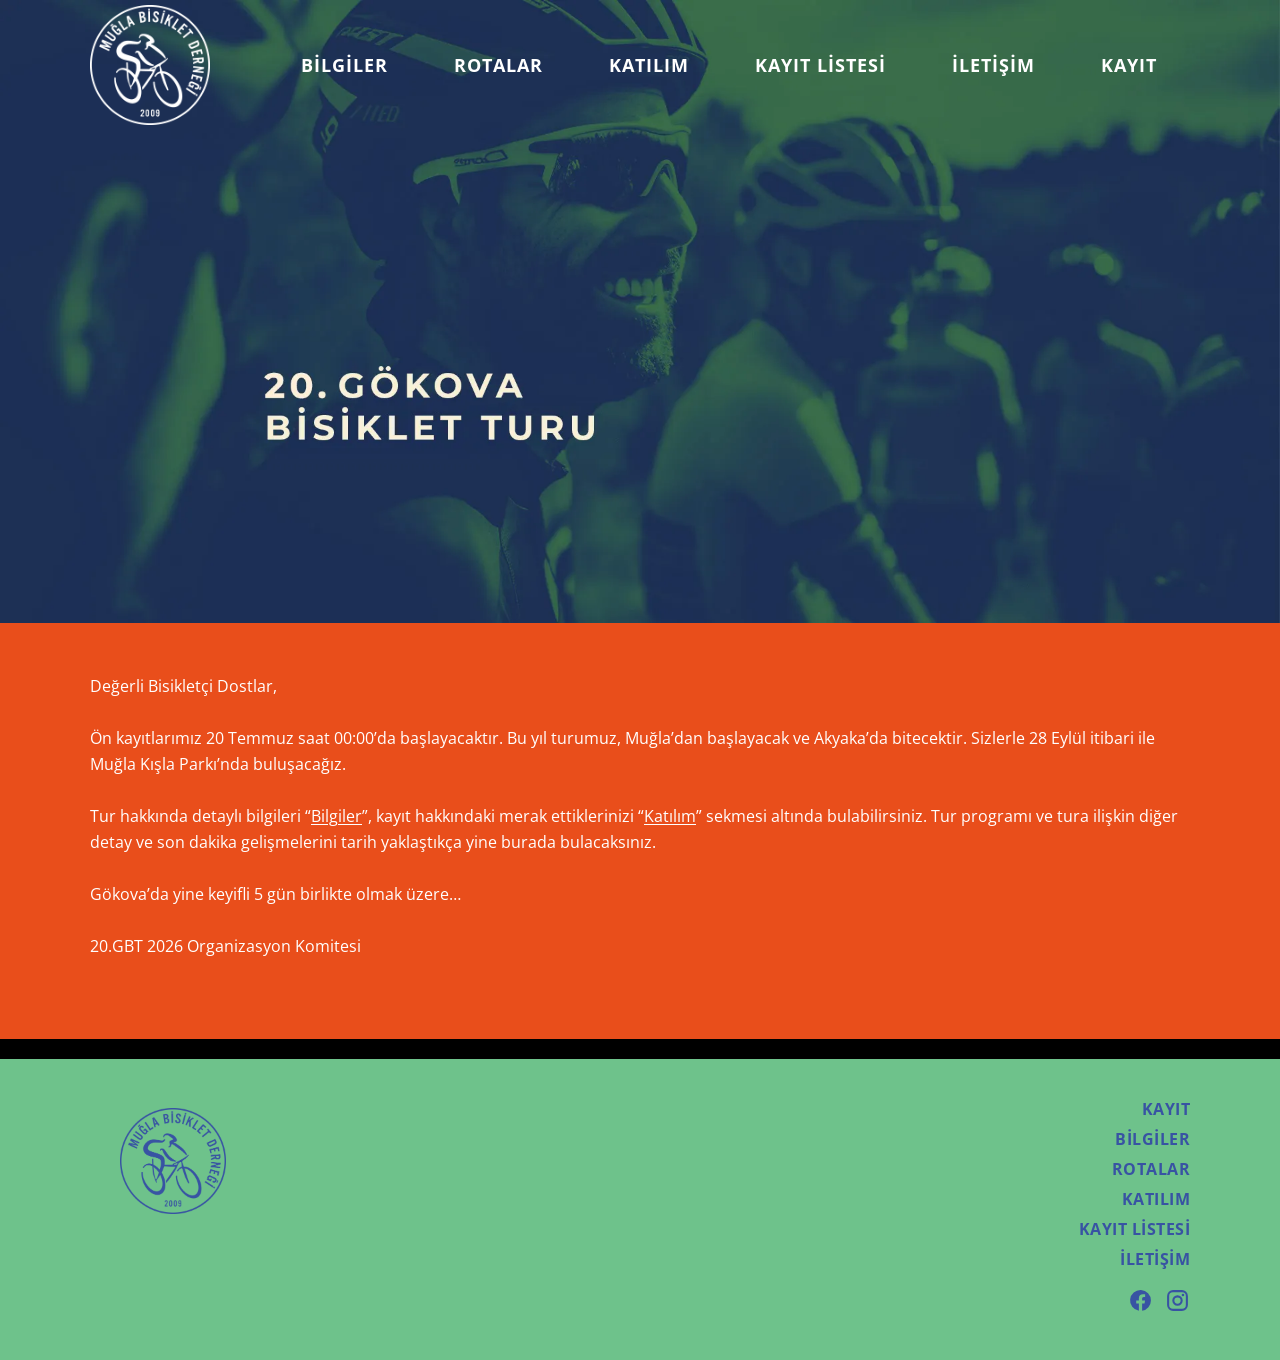
<file: index.html>
<!doctype html>
<html lang="tr"><head><meta charset="utf-8"><meta name="viewport" content="width=device-width,initial-scale=1"><title>Gökova Bisiklet Turu Resmi İnternet Sitesi</title><meta name="description" content="Ön kayıtlarımız 20 Temmuz saat 00:00’da başlayacaktır. Bu yıl turumuz, Muğla’dan başlayacak ve Akyaka’da bitecektir. Sizlerle 28 Eylül itibari ile Muğla Kışla Parkı’nda buluşacağız."><link rel="canonical" href="https://gokovabisiklet.com/"><meta property="og:type" content="website"><meta property="og:title" content="Gökova Bisiklet Turu Resmi İnternet Sitesi"><meta property="og:description" content="Ön kayıtlarımız 20 Temmuz saat 00:00’da başlayacaktır. Bu yıl turumuz, Muğla’dan başlayacak ve Akyaka’da bitecektir. Sizlerle 28 Eylül itibari ile Muğla Kışla Parkı’nda buluşacağız."><meta property="og:url" content="https://gokovabisiklet.com/"><meta property="og:image" content="https://gokovabisiklet.com/assets/img/anasayfa-banner-2-1-1-20.webp"><meta name="theme-color" content="#22d2c5"><link rel="icon" type="image/png" href="assets/img/favicon.png"><link rel="apple-touch-icon" href="assets/img/apple-touch-icon.png"><link rel="preload" href="assets/OpenSans-400.woff" as="font" type="font/woff" crossorigin><style>@font-face{font-family:"Open Sans";font-weight:400;font-style:normal;font-display:swap;src:url(assets/OpenSans-400.woff) format("woff")}@font-face{font-family:"Open Sans";font-weight:600;font-style:normal;font-display:swap;src:url(assets/OpenSans-600.woff) format("woff")}@font-face{font-family:"Open Sans";font-weight:700;font-style:normal;font-display:swap;src:url(assets/OpenSans-700.woff) format("woff")}</style><link rel="stylesheet" href="css/style.css?v=1fc1ac4b"></head><body class="page-home"><a class="skip" href="#main">İçeriğe geç</a><header class="hdr"><div class="hdr__in"><a class="hdr__logo" href="./" aria-label="Gökova Bisiklet Turu - Anasayfa"><img class="logo-d" src="assets/img/logo-2021.png" width="120" height="120" alt="Muğla Bisiklet Derneği"><img class="logo-m" src="assets/img/mbd-logo-syh.png" width="318" height="317" alt="Muğla Bisiklet Derneği"></a><button class="burger" type="button" aria-label="Menüyü aç" aria-expanded="false" aria-controls="nav"><span></span><span></span><span></span></button><nav class="nav" id="nav" aria-label="Ana menü"><ul><li><a href="bilgiler/">Bilgiler</a></li><li><a href="rotalar/">Rotalar</a></li><li><a href="katilim/">Katılım</a></li><li><a href="kayit-listesi/">Kayıt Listesi</a></li><li><a href="iletisim/">İletişim</a></li><li><a href="kayit/">Kayıt</a></li></ul></nav></div></header><main id="main"><div class="hero"><img src="assets/img/anasayfa-banner-2-1-1-20.webp" srcset="assets/img/anasayfa-banner-2-1-1-20-s.webp 800w, assets/img/anasayfa-banner-2-1-1-20.webp 1600w" sizes="(max-width:700px) 100vw, 1100px" width="1920" height="934" alt="20. Gökova Bisiklet Turu" class=hero__img></div><section class="sec" style="background:#e94e1b"><div class="wrap"><div class="cols" style="padding:50px 0 80px"><div class="col col--12"><p>Değerli Bisikletçi Dostlar,</p>
<p> </p>
<p>Ön kayıtlarımız 20 Temmuz saat 00:00’da başlayacaktır. Bu yıl turumuz, Muğla’dan başlayacak ve Akyaka’da bitecektir. Sizlerle 28 Eylül itibari ile Muğla Kışla Parkı’nda buluşacağız.</p>
<p> </p>
<p>Tur hakkında detaylı bilgileri “<a href="bilgiler/">Bilgiler</a>”, kayıt hakkındaki merak ettiklerinizi “<a href="katilim/">Katılım</a>” sekmesi altında bulabilirsiniz. Tur programı ve tura ilişkin diğer detay ve son dakika gelişmelerini tarih yaklaştıkça yine burada bulacaksınız.</p>
<p> </p>
<p>Gökova’da yine keyifli 5 gün birlikte olmak üzere…</p>
<p> </p>
<p>20.GBT 2026 Organizasyon Komitesi</p></div></div></div></section></main><footer class="ft"><div class="ft__band"></div><div class="ft__main"><div class="ft__in"><div class="ft__logo"><img src="assets/img/mugla-bisiklet-dernegi-logo-mavi.png" width="106" height="106" alt="Muğla Bisiklet Derneği" loading="lazy"></div><div class="ft__links"><a href="kayit/">KAYIT</a><a href="bilgiler/">BİLGİLER</a><a href="rotalar/">ROTALAR</a><a href="katilim/">KATILIM</a><a href="kayit-listesi/">KAYIT LİSTESİ</a><a href="iletisim/">İLETİŞİM</a><div class="ft__soc"><a href="https://www.facebook.com/groups/151265271610176/" target="_blank" rel="noopener" aria-label="Facebook"><svg viewBox="0 0 24 24" width="25" height="25" aria-hidden="true"><path fill="currentColor" d="M22 12a10 10 0 1 0-11.56 9.88v-6.99H7.9V12h2.54V9.8c0-2.5 1.49-3.89 3.77-3.89 1.09 0 2.24.2 2.24.2v2.46h-1.26c-1.24 0-1.63.77-1.63 1.56V12h2.78l-.44 2.89h-2.34v6.99A10 10 0 0 0 22 12z"/></svg></a><a href="https://www.instagram.com/gokovabisiklet/" target="_blank" rel="noopener" aria-label="Instagram"><svg viewBox="0 0 24 24" width="25" height="25" aria-hidden="true"><path fill="currentColor" d="M7.8 2h8.4A5.8 5.8 0 0 1 22 7.8v8.4a5.8 5.8 0 0 1-5.8 5.8H7.8A5.8 5.8 0 0 1 2 16.2V7.8A5.8 5.8 0 0 1 7.8 2zm-.2 2A3.6 3.6 0 0 0 4 7.6v8.8A3.6 3.6 0 0 0 7.6 20h8.8a3.6 3.6 0 0 0 3.6-3.6V7.6A3.6 3.6 0 0 0 16.4 4H7.6zm9.65 1.5a1.25 1.25 0 1 1 0 2.5 1.25 1.25 0 0 1 0-2.5zM12 7a5 5 0 1 1 0 10 5 5 0 0 1 0-10zm0 2a3 3 0 1 0 0 6 3 3 0 0 0 0-6z"/></svg></a></div></div></div></div></footer><script src="js/main.js?v=1fc1ac4b" defer></script></body></html>
</file>
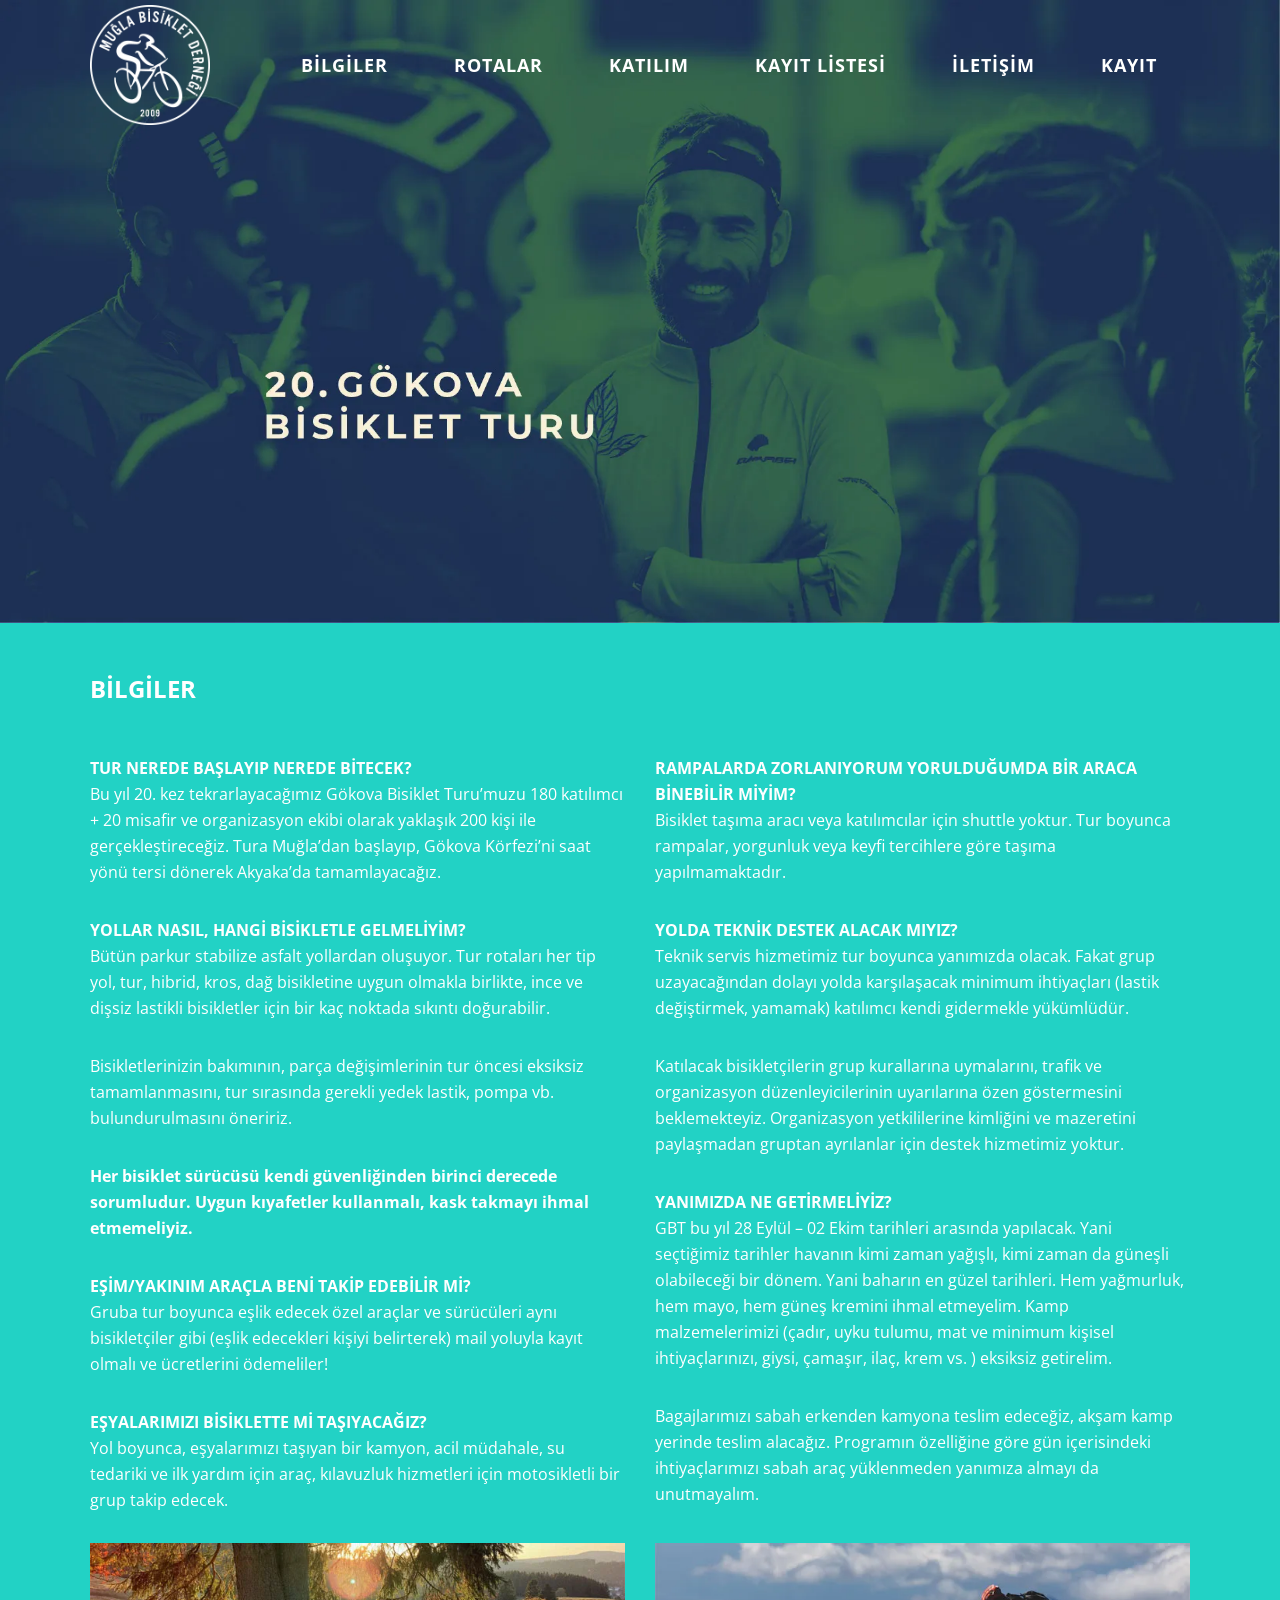
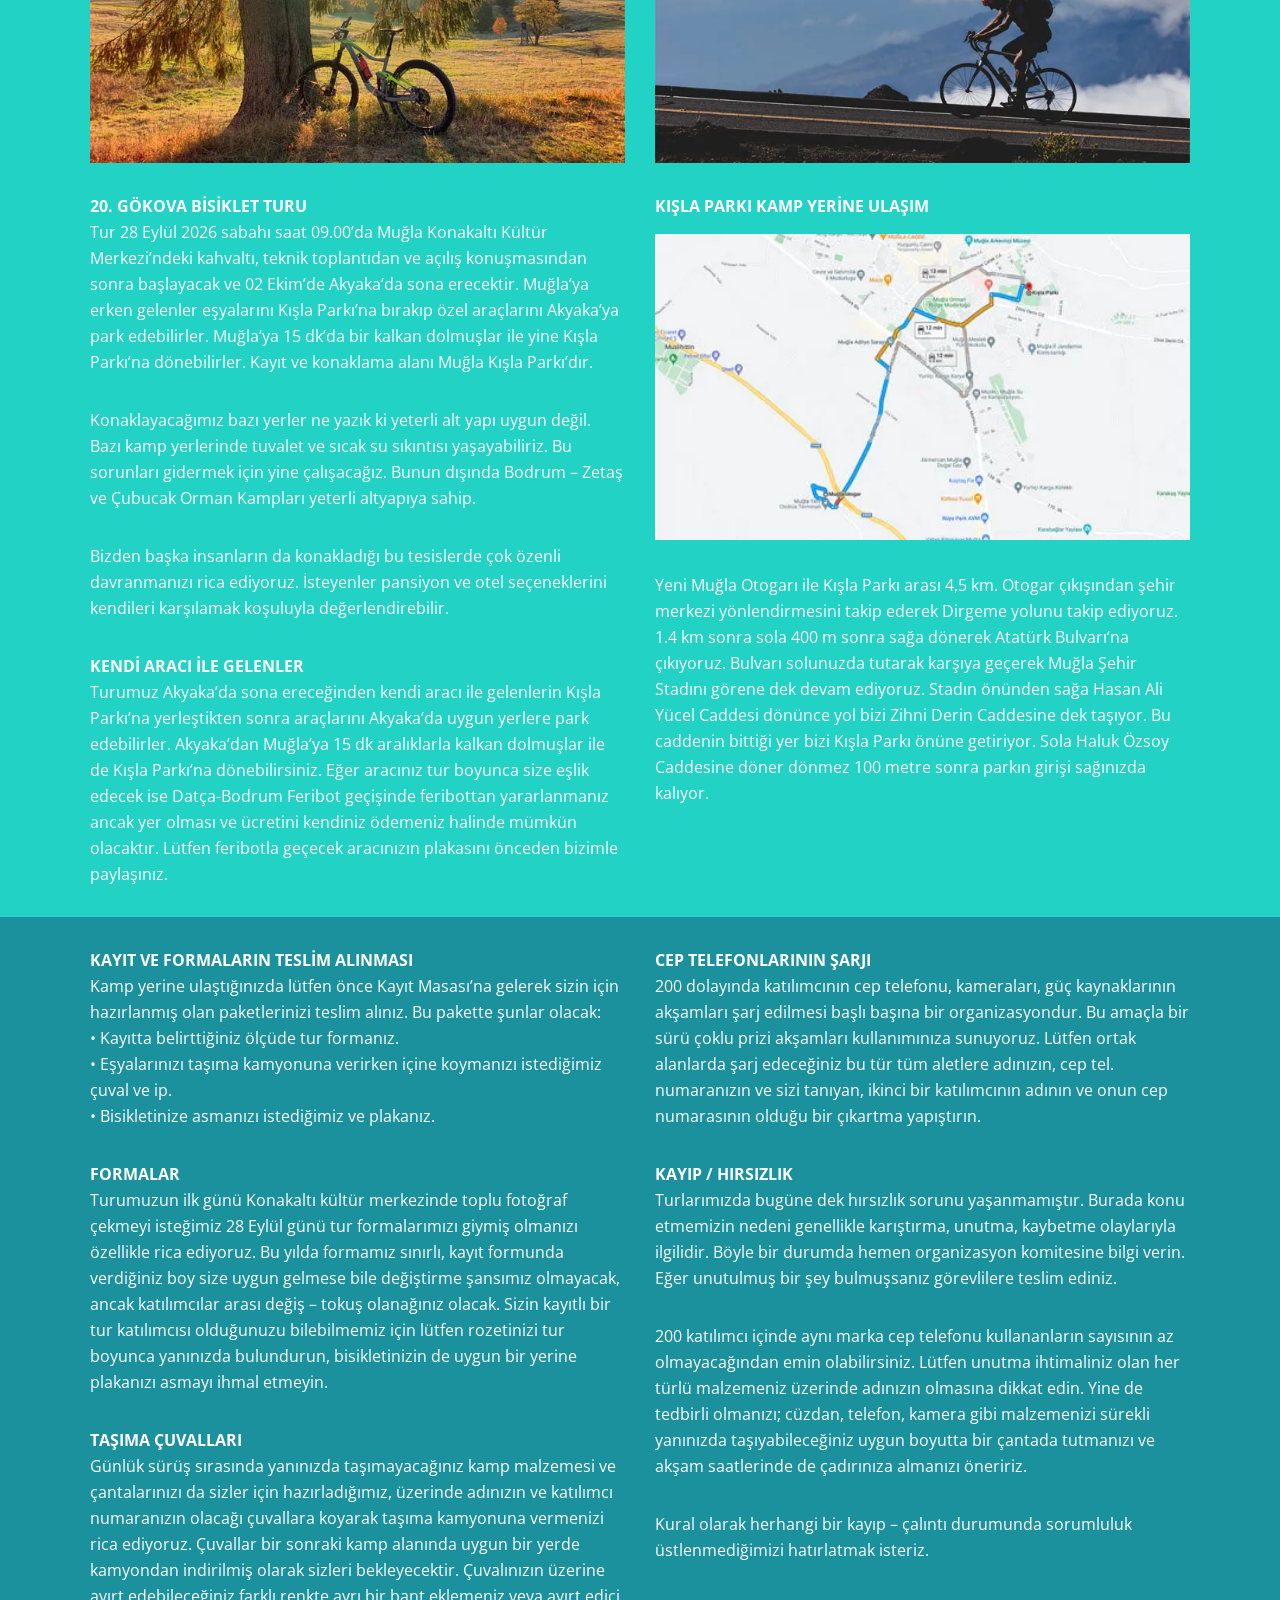
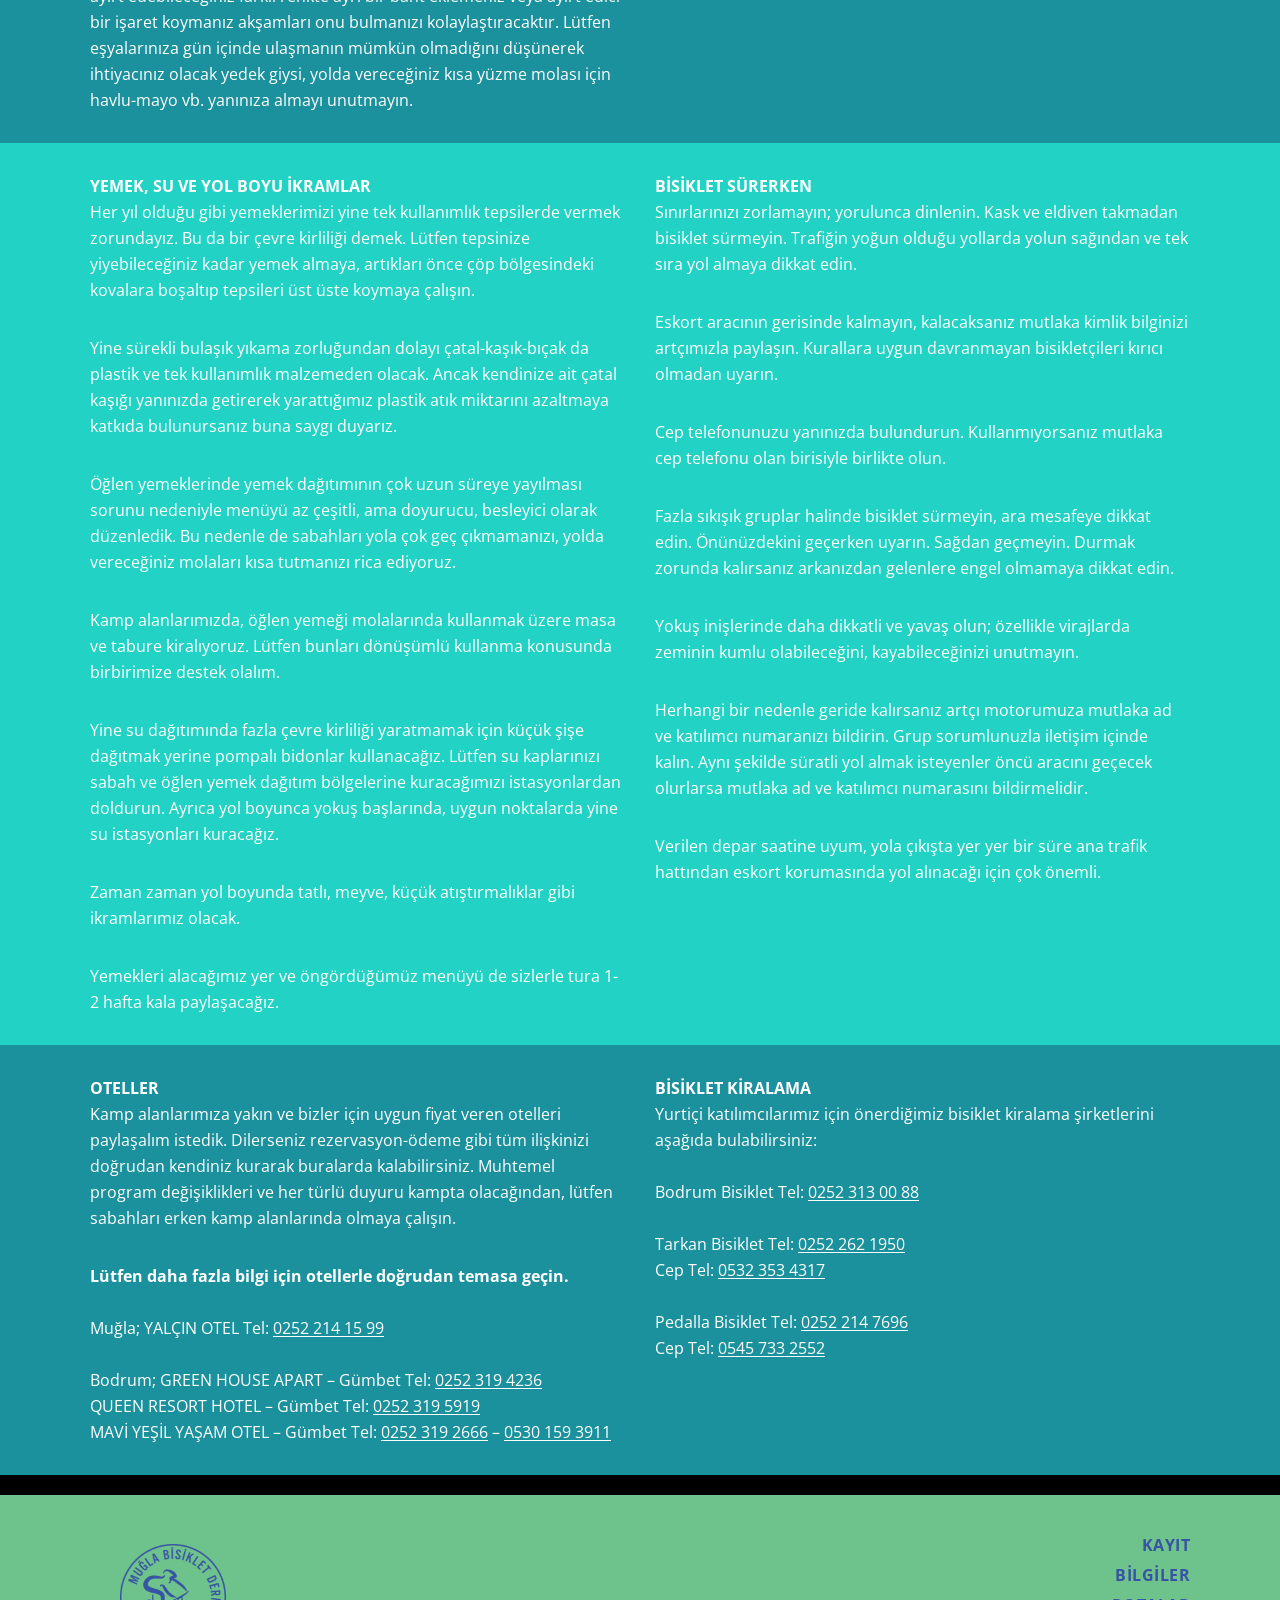
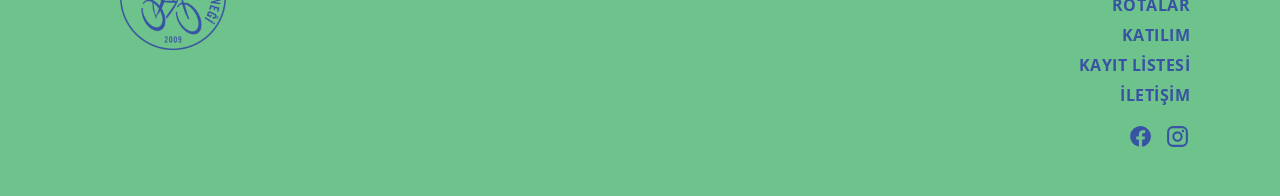
<file: bilgiler/index.html>
<!doctype html>
<html lang="tr"><head><meta charset="utf-8"><meta name="viewport" content="width=device-width,initial-scale=1"><title>Bilgiler | Gökova Bisiklet Turu</title><meta name="description" content="Bu yıl 20. kez tekrarlayacağımız Gökova Bisiklet Turu’muzu 180 katılımcı + 20 misafir ve organizasyon ekibi olarak yaklaşık 200 kişi ile gerçekleştireceğiz. Tura Muğla’dan başlayıp, Gökova Körfezi’ni "><link rel="canonical" href="https://gokovabisiklet.com/bilgiler/"><meta property="og:type" content="website"><meta property="og:title" content="Bilgiler | Gökova Bisiklet Turu"><meta property="og:description" content="Bu yıl 20. kez tekrarlayacağımız Gökova Bisiklet Turu’muzu 180 katılımcı + 20 misafir ve organizasyon ekibi olarak yaklaşık 200 kişi ile gerçekleştireceğiz. Tura Muğla’dan başlayıp, Gökova Körfezi’ni "><meta property="og:url" content="https://gokovabisiklet.com/bilgiler/"><meta property="og:image" content="https://gokovabisiklet.com/assets/img/anasayfa-banner-2-1-1-20.webp"><meta name="theme-color" content="#22d2c5"><link rel="icon" type="image/png" href="../assets/img/favicon.png"><link rel="apple-touch-icon" href="../assets/img/apple-touch-icon.png"><link rel="preload" href="../assets/OpenSans-400.woff" as="font" type="font/woff" crossorigin><style>@font-face{font-family:"Open Sans";font-weight:400;font-style:normal;font-display:swap;src:url(../assets/OpenSans-400.woff) format("woff")}@font-face{font-family:"Open Sans";font-weight:600;font-style:normal;font-display:swap;src:url(../assets/OpenSans-600.woff) format("woff")}@font-face{font-family:"Open Sans";font-weight:700;font-style:normal;font-display:swap;src:url(../assets/OpenSans-700.woff) format("woff")}</style><link rel="stylesheet" href="../css/style.css?v=1fc1ac4b"></head><body class="page-bilgiler"><a class="skip" href="#main">İçeriğe geç</a><header class="hdr"><div class="hdr__in"><a class="hdr__logo" href="../" aria-label="Gökova Bisiklet Turu - Anasayfa"><img class="logo-d" src="../assets/img/logo-2021.png" width="120" height="120" alt="Muğla Bisiklet Derneği"><img class="logo-m" src="../assets/img/mbd-logo-syh.png" width="318" height="317" alt="Muğla Bisiklet Derneği"></a><button class="burger" type="button" aria-label="Menüyü aç" aria-expanded="false" aria-controls="nav"><span></span><span></span><span></span></button><nav class="nav" id="nav" aria-label="Ana menü"><ul><li><a href="../bilgiler/" aria-current=page>Bilgiler</a></li><li><a href="../rotalar/">Rotalar</a></li><li><a href="../katilim/">Katılım</a></li><li><a href="../kayit-listesi/">Kayıt Listesi</a></li><li><a href="../iletisim/">İletişim</a></li><li><a href="../kayit/">Kayıt</a></li></ul></nav></div></header><main id="main"><div class="hero"><img src="../assets/img/bilgiler-banner-2-1-1-20.webp" srcset="../assets/img/bilgiler-banner-2-1-1-20-s.webp 800w, ../assets/img/bilgiler-banner-2-1-1-20.webp 1600w" sizes="(max-width:700px) 100vw, 1100px" width="1918" height="935" alt="20. Gökova Bisiklet Turu" class=hero__img></div><section class="sec" style="background:#22d2c5"><div class="wrap"><div class="cols"><div class="col col--12"><div class="sp" style="height:50px"></div><h1>BİLGİLER</h1></div></div></div></section>
<section class="sec" style="background:#22d2c5"><div class="wrap"><div class="cols" style="padding:50px 0 30px"><div class="col col--6"><p><strong>TUR NEREDE BAŞLAYIP NEREDE BİTECEK?</strong></p>
<p>Bu yıl 20. kez tekrarlayacağımız Gökova Bisiklet Turu’muzu 180 katılımcı + 20 misafir ve organizasyon ekibi olarak yaklaşık 200 kişi ile gerçekleştireceğiz. Tura Muğla’dan başlayıp, Gökova Körfezi’ni saat yönü tersi dönerek Akyaka’da tamamlayacağız.</p><div class="sp" style="height:32px"></div><p><strong>YOLLAR NASIL, HANGİ BİSİKLETLE GELMELİYİM? </strong></p>
<p>Bütün parkur stabilize asfalt yollardan oluşuyor. Tur rotaları her tip yol, tur, hibrid, kros, dağ bisikletine uygun olmakla birlikte, ince ve dişsiz lastikli bisikletler için bir kaç noktada sıkıntı doğurabilir.</p><div class="sp" style="height:32px"></div><p>Bisikletlerinizin bakımının, parça değişimlerinin tur öncesi eksiksiz tamamlanmasını, tur sırasında gerekli yedek lastik, pompa vb. bulundurulmasını öneririz.</p><div class="sp" style="height:32px"></div><p><strong>Her bisiklet sürücüsü kendi güvenliğinden birinci derecede sorumludur. Uygun kıyafetler kullanmalı, kask takmayı ihmal etmemeliyiz.</strong></p><div class="sp" style="height:32px"></div><p><strong>EŞİM/YAKINIM ARAÇLA BENİ TAKİP EDEBİLİR Mİ? </strong></p>
<p>Gruba tur boyunca eşlik edecek özel araçlar ve sürücüleri aynı bisikletçiler gibi (eşlik edecekleri kişiyi belirterek) mail yoluyla kayıt olmalı ve ücretlerini ödemeliler!</p><div class="sp" style="height:32px"></div><p><strong>EŞYALARIMIZI BİSİKLETTE Mİ TAŞIYACAĞIZ?</strong></p>
<p>Yol boyunca, eşyalarımızı taşıyan bir kamyon, acil müdahale, su tedariki ve ilk yardım için araç, kılavuzluk hizmetleri için motosikletli bir grup takip edecek.</p></div><div class="col col--6"><p><strong>RAMPALARDA ZORLANIYORUM YORULDUĞUMDA BİR ARACA BİNEBİLİR MİYİM? </strong></p>
<p>Bisiklet taşıma aracı veya katılımcılar için shuttle yoktur. Tur boyunca rampalar, yorgunluk veya keyfi tercihlere göre taşıma yapılmamaktadır.</p><div class="sp" style="height:32px"></div><p><strong>YOLDA TEKNİK DESTEK ALACAK MIYIZ?</strong></p>
<p>Teknik servis hizmetimiz tur boyunca yanımızda olacak. Fakat grup uzayacağından dolayı yolda karşılaşacak minimum ihtiyaçları (lastik değiştirmek, yamamak) katılımcı kendi gidermekle yükümlüdür.</p><div class="sp" style="height:32px"></div><p>Katılacak bisikletçilerin grup kurallarına uymalarını, trafik ve organizasyon düzenleyicilerinin uyarılarına özen göstermesini beklemekteyiz. Organizasyon yetkililerine kimliğini ve mazeretini paylaşmadan gruptan ayrılanlar için destek hizmetimiz yoktur.</p><div class="sp" style="height:32px"></div><p><strong>YANIMIZDA NE GETİRMELİYİZ? </strong></p>
<p>GBT bu yıl 28 Eylül – 02 Ekim tarihleri arasında yapılacak. Yani seçtiğimiz tarihler havanın kimi zaman yağışlı, kimi zaman da güneşli olabileceği bir dönem. Yani baharın en güzel tarihleri. Hem yağmurluk, hem mayo, hem güneş kremini ihmal etmeyelim. Kamp malzemelerimizi (çadır, uyku tulumu, mat ve minimum kişisel ihtiyaçlarınızı, giysi, çamaşır, ilaç, krem vs. ) eksiksiz getirelim.</p><div class="sp" style="height:32px"></div><p>Bagajlarımızı sabah erkenden kamyona teslim edeceğiz, akşam kamp yerinde teslim alacağız. Programın özelliğine göre gün içerisindeki ihtiyaçlarımızı sabah araç yüklenmeden yanımıza almayı da unutmayalım.</p></div></div></div></section>
<section class="sec" style="background:#22d2c5"><div class="wrap"><div class="cols" style="padding:0px 0 30px"><div class="col col--6"><div class="fig"><img src="../assets/img/bilgiler-gorsel-01.webp" width="688" height="283" alt="" loading=lazy decoding=async></div></div><div class="col col--6"><div class="fig"><img src="../assets/img/bilgiler-gorsel-02.webp" width="688" height="283" alt="" loading=lazy decoding=async></div></div></div></div></section>
<section class="sec" style="background:#22d2c5"><div class="wrap"><div class="cols" style="padding:0px 0 30px"><div class="col col--6"><p><strong>20. GÖKOVA BİSİKLET TURU</strong></p>
<p>Tur 28 Eylül 2026 sabahı saat 09.00’da Muğla Konakaltı Kültür Merkezi’ndeki kahvaltı, teknik toplantıdan ve açılış konuşmasından sonra başlayacak ve 02 Ekim’de Akyaka’da sona erecektir. Muğla’ya erken gelenler eşyalarını Kışla Parkı’na bırakıp özel araçlarını Akyaka’ya park edebilirler. Muğla’ya 15 dk’da bir kalkan dolmuşlar ile yine Kışla Parkı’na dönebilirler. Kayıt ve konaklama alanı Muğla Kışla Parkı’dır.</p><div class="sp" style="height:32px"></div><p>Konaklayacağımız bazı yerler ne yazık ki yeterli alt yapı uygun değil. Bazı kamp yerlerinde tuvalet ve sıcak su sıkıntısı yaşayabiliriz. Bu sorunları gidermek için yine çalışacağız. Bunun dışında Bodrum – Zetaş ve Çubucak Orman Kampları yeterli altyapıya sahip.</p><div class="sp" style="height:32px"></div><p>Bizden başka insanların da konakladığı bu tesislerde çok özenli davranmanızı rica ediyoruz. İsteyenler pansiyon ve otel seçeneklerini kendileri karşılamak koşuluyla değerlendirebilir.</p><div class="sp" style="height:32px"></div><p><strong>KENDİ ARACI İLE GELENLER </strong></p>
<p>Turumuz Akyaka’da sona ereceğinden kendi aracı ile gelenlerin Kışla Parkı’na yerleştikten sonra araçlarını Akyaka’da uygun yerlere park edebilirler. Akyaka’dan Muğla’ya 15 dk aralıklarla kalkan dolmuşlar ile de Kışla Parkı’na dönebilirsiniz. Eğer aracınız tur boyunca size eşlik edecek ise Datça-Bodrum Feribot geçişinde feribottan yararlanmanız ancak yer olması ve ücretini kendiniz ödemeniz halinde mümkün olacaktır. Lütfen feribotla geçecek aracınızın plakasını önceden bizimle paylaşınız.</p></div><div class="col col--6"><p><strong>KIŞLA PARKI KAMP YERİNE ULAŞIM</strong></p><div class="sp" style="height:15px"></div><div class="fig"><img src="../assets/img/bilgiler-map.webp" width="451" height="258" alt="" loading=lazy decoding=async></div><div class="sp" style="height:32px"></div><p>Yeni Muğla Otogarı ile Kışla Parkı arası 4,5 km. Otogar çıkışından şehir merkezi yönlendirmesini takip ederek Dirgeme yolunu takip ediyoruz. 1.4 km sonra sola 400 m sonra sağa dönerek Atatürk Bulvarı’na çıkıyoruz. Bulvarı solunuzda tutarak karşıya geçerek Muğla Şehir Stadını görene dek devam ediyoruz. Stadın önünden sağa Hasan Ali Yücel Caddesi dönünce yol bizi Zihni Derin Caddesine dek taşıyor. Bu caddenin bittiği yer bizi Kışla Parkı önüne getiriyor. Sola Haluk Özsoy Caddesine döner dönmez 100 metre sonra parkın girişi sağınızda kalıyor.</p></div></div></div></section>
<section class="sec" style="background:#1a919d"><div class="wrap"><div class="cols" style="padding:30px 0 30px"><div class="col col--6"><p><strong>KAYIT VE FORMALARIN TESLİM ALINMASI</strong></p>
<p>Kamp yerine ulaştığınızda lütfen önce Kayıt Masası’na gelerek sizin için hazırlanmış olan paketlerinizi teslim alınız. Bu pakette şunlar olacak:</p>
<p>• Kayıtta belirttiğiniz ölçüde tur formanız.</p>
<p>• Eşyalarınızı taşıma kamyonuna verirken içine koymanızı istediğimiz çuval ve ip.</p>
<p>• Bisikletinize asmanızı istediğimiz ve plakanız.</p><div class="sp" style="height:32px"></div><p><strong>FORMALAR</strong></p>
<p>Turumuzun ilk günü Konakaltı kültür merkezinde toplu fotoğraf çekmeyi isteğimiz 28 Eylül günü tur formalarımızı giymiş olmanızı özellikle rica ediyoruz. Bu yılda formamız sınırlı, kayıt formunda verdiğiniz boy size uygun gelmese bile değiştirme şansımız olmayacak, ancak katılımcılar arası değiş – tokuş olanağınız olacak. Sizin kayıtlı bir tur katılımcısı olduğunuzu bilebilmemiz için lütfen rozetinizi tur boyunca yanınızda bulundurun, bisikletinizin de uygun bir yerine plakanızı asmayı ihmal etmeyin.</p><div class="sp" style="height:32px"></div><p><strong>TAŞIMA ÇUVALLARI </strong></p>
<p>Günlük sürüş sırasında yanınızda taşımayacağınız kamp malzemesi ve çantalarınızı da sizler için hazırladığımız, üzerinde adınızın ve katılımcı numaranızın olacağı çuvallara koyarak taşıma kamyonuna vermenizi rica ediyoruz. Çuvallar bir sonraki kamp alanında uygun bir yerde kamyondan indirilmiş olarak sizleri bekleyecektir. Çuvalınızın üzerine ayırt edebileceğiniz farklı renkte ayrı bir bant eklemeniz veya ayırt edici bir işaret koymanız akşamları onu bulmanızı kolaylaştıracaktır. Lütfen eşyalarınıza gün içinde ulaşmanın mümkün olmadığını düşünerek ihtiyacınız olacak yedek giysi, yolda vereceğiniz kısa yüzme molası için havlu-mayo vb. yanınıza almayı unutmayın.</p></div><div class="col col--6"><p><strong>CEP TELEFONLARININ ŞARJI</strong></p>
<p>200 dolayında katılımcının cep telefonu, kameraları, güç kaynaklarının akşamları şarj edilmesi başlı başına bir organizasyondur. Bu amaçla bir sürü çoklu prizi akşamları kullanımınıza sunuyoruz. Lütfen ortak alanlarda şarj edeceğiniz bu tür tüm aletlere adınızın, cep tel. numaranızın ve sizi tanıyan, ikinci bir katılımcının adının ve onun cep numarasının olduğu bir çıkartma yapıştırın.</p><div class="sp" style="height:32px"></div><p><strong>KAYIP / HIRSIZLIK </strong></p>
<p>Turlarımızda bugüne dek hırsızlık sorunu yaşanmamıştır. Burada konu etmemizin nedeni genellikle karıştırma, unutma, kaybetme olaylarıyla ilgilidir. Böyle bir durumda hemen organizasyon komitesine bilgi verin. Eğer unutulmuş bir şey bulmuşsanız görevlilere teslim ediniz.</p><div class="sp" style="height:32px"></div><p>200 katılımcı içinde aynı marka cep telefonu kullananların sayısının az olmayacağından emin olabilirsiniz. Lütfen unutma ihtimaliniz olan her türlü malzemeniz üzerinde adınızın olmasına dikkat edin. Yine de tedbirli olmanızı; cüzdan, telefon, kamera gibi malzemenizi sürekli yanınızda taşıyabileceğiniz uygun boyutta bir çantada tutmanızı ve akşam saatlerinde de çadırınıza almanızı öneririz.</p><div class="sp" style="height:32px"></div><p>Kural olarak herhangi bir kayıp – çalıntı durumunda sorumluluk üstlenmediğimizi hatırlatmak isteriz.</p></div></div></div></section>
<section class="sec" style="background:#22d2c5"><div class="wrap"><div class="cols" style="padding:30px 0 30px"><div class="col col--6"><p><strong>YEMEK, SU VE YOL BOYU İKRAMLAR </strong></p>
<p>Her yıl olduğu gibi yemeklerimizi yine tek kullanımlık tepsilerde vermek zorundayız. Bu da bir çevre kirliliği demek. Lütfen tepsinize yiyebileceğiniz kadar yemek almaya, artıkları önce çöp bölgesindeki kovalara boşaltıp tepsileri üst üste koymaya çalışın.</p><div class="sp" style="height:32px"></div><p>Yine sürekli bulaşık yıkama zorluğundan dolayı çatal-kaşık-bıçak da plastik ve tek kullanımlık malzemeden olacak. Ancak kendinize ait çatal kaşığı yanınızda getirerek yarattığımız plastik atık miktarını azaltmaya katkıda bulunursanız buna saygı duyarız.</p><div class="sp" style="height:32px"></div><p>Öğlen yemeklerinde yemek dağıtımının çok uzun süreye yayılması sorunu nedeniyle menüyü az çeşitli, ama doyurucu, besleyici olarak düzenledik. Bu nedenle de sabahları yola çok geç çıkmamanızı, yolda vereceğiniz molaları kısa tutmanızı rica ediyoruz.</p><div class="sp" style="height:32px"></div><p>Kamp alanlarımızda, öğlen yemeği molalarında kullanmak üzere masa ve tabure kiralıyoruz. Lütfen bunları dönüşümlü kullanma konusunda birbirimize destek olalım.</p><div class="sp" style="height:32px"></div><p>Yine su dağıtımında fazla çevre kirliliği yaratmamak için küçük şişe dağıtmak yerine pompalı bidonlar kullanacağız. Lütfen su kaplarınızı sabah ve öğlen yemek dağıtım bölgelerine kuracağımızı istasyonlardan doldurun. Ayrıca yol boyunca yokuş başlarında, uygun noktalarda yine su istasyonları kuracağız.</p><div class="sp" style="height:32px"></div><p>Zaman zaman yol boyunda tatlı, meyve, küçük atıştırmalıklar gibi ikramlarımız olacak.</p><div class="sp" style="height:32px"></div><p>Yemekleri alacağımız yer ve öngördüğümüz menüyü de sizlerle tura 1-2 hafta kala paylaşacağız.</p></div><div class="col col--6"><p><strong>BİSİKLET SÜRERKEN </strong></p>
<p>Sınırlarınızı zorlamayın; yorulunca dinlenin. Kask ve eldiven takmadan bisiklet sürmeyin. Trafiğin yoğun olduğu yollarda yolun sağından ve tek sıra yol almaya dikkat edin.</p><div class="sp" style="height:32px"></div><p>Eskort aracının gerisinde kalmayın, kalacaksanız mutlaka kimlik bilginizi artçımızla paylaşın. Kurallara uygun davranmayan bisikletçileri kırıcı olmadan uyarın.</p><div class="sp" style="height:32px"></div><p>Cep telefonunuzu yanınızda bulundurun. Kullanmıyorsanız mutlaka cep telefonu olan birisiyle birlikte olun.</p><div class="sp" style="height:32px"></div><p>Fazla sıkışık gruplar halinde bisiklet sürmeyin, ara mesafeye dikkat edin. Önünüzdekini geçerken uyarın. Sağdan geçmeyin. Durmak zorunda kalırsanız arkanızdan gelenlere engel olmamaya dikkat edin.</p><div class="sp" style="height:32px"></div><p>Yokuş inişlerinde daha dikkatli ve yavaş olun; özellikle virajlarda zeminin kumlu olabileceğini, kayabileceğinizi unutmayın.</p><div class="sp" style="height:32px"></div><p>Herhangi bir nedenle geride kalırsanız artçı motorumuza mutlaka ad ve katılımcı numaranızı bildirin. Grup sorumlunuzla iletişim içinde kalın. Aynı şekilde süratli yol almak isteyenler öncü aracını geçecek olurlarsa mutlaka ad ve katılımcı numarasını bildirmelidir.</p><div class="sp" style="height:32px"></div><p>Verilen depar saatine uyum, yola çıkışta yer yer bir süre ana trafik hattından eskort korumasında yol alınacağı için çok önemli.</p></div></div></div></section>
<section class="sec" style="background:#1a919d"><div class="wrap"><div class="cols" style="padding:30px 0 30px"><div class="col col--6"><p><strong>OTELLER</strong></p>
<p>Kamp alanlarımıza yakın ve bizler için uygun fiyat veren otelleri paylaşalım istedik. Dilerseniz rezervasyon-ödeme gibi tüm ilişkinizi doğrudan kendiniz kurarak buralarda kalabilirsiniz. Muhtemel program değişiklikleri ve her türlü duyuru kampta olacağından, lütfen sabahları erken kamp alanlarında olmaya çalışın.</p><div class="sp" style="height:32px"></div><p><strong>Lütfen daha fazla bilgi için otellerle doğrudan temasa geçin. </strong></p>
<p> </p>
<p>Muğla; YALÇIN OTEL Tel: <a href="tel:02522141599">0252 214 15 99</a></p>
<p> </p>
<p>Bodrum; GREEN HOUSE APART – Gümbet Tel: <a href="tel:02523194236">0252 319 4236</a></p>
<p>QUEEN RESORT HOTEL – Gümbet Tel: <a href="tel:02523195919">0252 319 5919</a></p>
<p>MAVİ YEŞİL YAŞAM OTEL – Gümbet Tel: <a href="tel:02523192666">0252 319 2666</a> – <a href="tel:05301593911">0530 159 3911</a></p></div><div class="col col--6"><p><strong>BİSİKLET KİRALAMA</strong></p>
<p>Yurtiçi katılımcılarımız için önerdiğimiz bisiklet kiralama şirketlerini aşağıda bulabilirsiniz:</p>
<p> </p>
<p>Bodrum Bisiklet Tel: <a href="tel:02523130088">0252 313 00 88</a></p>
<p> </p>
<p>Tarkan Bisiklet Tel: <a href="tel:02522621950">0252 262 1950</a></p>
<p>Cep Tel: <a href="tel:05323534317">0532 353 4317</a></p>
<p> </p>
<p>Pedalla Bisiklet Tel: <a href="tel:02522147696">0252 214 7696</a></p>
<p>Cep Tel: <a href="tel:05457332552">0545 733 2552</a></p></div></div></div></section></main><footer class="ft"><div class="ft__band"></div><div class="ft__main"><div class="ft__in"><div class="ft__logo"><img src="../assets/img/mugla-bisiklet-dernegi-logo-mavi.png" width="106" height="106" alt="Muğla Bisiklet Derneği" loading="lazy"></div><div class="ft__links"><a href="../kayit/">KAYIT</a><a href="../bilgiler/">BİLGİLER</a><a href="../rotalar/">ROTALAR</a><a href="../katilim/">KATILIM</a><a href="../kayit-listesi/">KAYIT LİSTESİ</a><a href="../iletisim/">İLETİŞİM</a><div class="ft__soc"><a href="https://www.facebook.com/groups/151265271610176/" target="_blank" rel="noopener" aria-label="Facebook"><svg viewBox="0 0 24 24" width="25" height="25" aria-hidden="true"><path fill="currentColor" d="M22 12a10 10 0 1 0-11.56 9.88v-6.99H7.9V12h2.54V9.8c0-2.5 1.49-3.89 3.77-3.89 1.09 0 2.24.2 2.24.2v2.46h-1.26c-1.24 0-1.63.77-1.63 1.56V12h2.78l-.44 2.89h-2.34v6.99A10 10 0 0 0 22 12z"/></svg></a><a href="https://www.instagram.com/gokovabisiklet/" target="_blank" rel="noopener" aria-label="Instagram"><svg viewBox="0 0 24 24" width="25" height="25" aria-hidden="true"><path fill="currentColor" d="M7.8 2h8.4A5.8 5.8 0 0 1 22 7.8v8.4a5.8 5.8 0 0 1-5.8 5.8H7.8A5.8 5.8 0 0 1 2 16.2V7.8A5.8 5.8 0 0 1 7.8 2zm-.2 2A3.6 3.6 0 0 0 4 7.6v8.8A3.6 3.6 0 0 0 7.6 20h8.8a3.6 3.6 0 0 0 3.6-3.6V7.6A3.6 3.6 0 0 0 16.4 4H7.6zm9.65 1.5a1.25 1.25 0 1 1 0 2.5 1.25 1.25 0 0 1 0-2.5zM12 7a5 5 0 1 1 0 10 5 5 0 0 1 0-10zm0 2a3 3 0 1 0 0 6 3 3 0 0 0 0-6z"/></svg></a></div></div></div></div></footer><script src="../js/main.js?v=1fc1ac4b" defer></script></body></html>
</file>
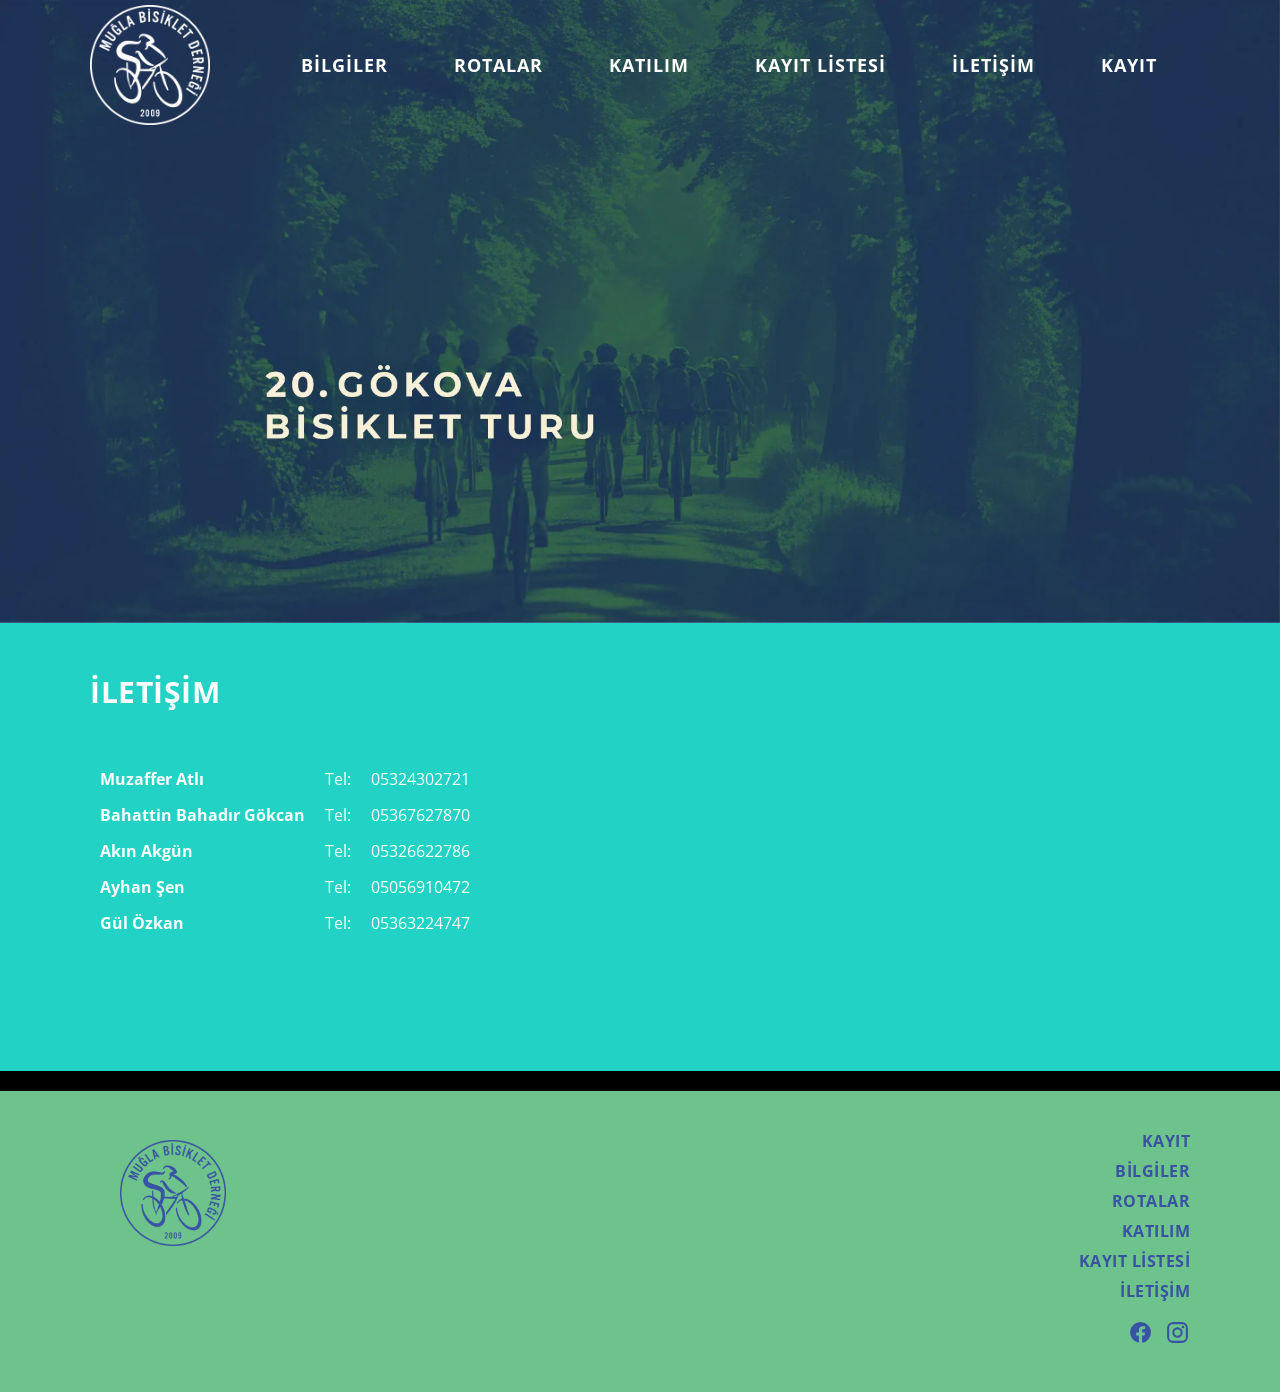
<file: iletisim/index.html>
<!doctype html>
<html lang="tr"><head><meta charset="utf-8"><meta name="viewport" content="width=device-width,initial-scale=1"><title>İletişim | Gökova Bisiklet Turu</title><meta name="description" content="Muğla Bisiklet Derneği tarafından düzenlenen Gökova Bisiklet Turu resmi internet sitesi."><link rel="canonical" href="https://gokovabisiklet.com/iletisim/"><meta property="og:type" content="website"><meta property="og:title" content="İletişim | Gökova Bisiklet Turu"><meta property="og:description" content="Muğla Bisiklet Derneği tarafından düzenlenen Gökova Bisiklet Turu resmi internet sitesi."><meta property="og:url" content="https://gokovabisiklet.com/iletisim/"><meta property="og:image" content="https://gokovabisiklet.com/assets/img/anasayfa-banner-2-1-1-20.webp"><meta name="theme-color" content="#22d2c5"><link rel="icon" type="image/png" href="../assets/img/favicon.png"><link rel="apple-touch-icon" href="../assets/img/apple-touch-icon.png"><link rel="preload" href="../assets/OpenSans-400.woff" as="font" type="font/woff" crossorigin><style>@font-face{font-family:"Open Sans";font-weight:400;font-style:normal;font-display:swap;src:url(../assets/OpenSans-400.woff) format("woff")}@font-face{font-family:"Open Sans";font-weight:600;font-style:normal;font-display:swap;src:url(../assets/OpenSans-600.woff) format("woff")}@font-face{font-family:"Open Sans";font-weight:700;font-style:normal;font-display:swap;src:url(../assets/OpenSans-700.woff) format("woff")}</style><link rel="stylesheet" href="../css/style.css?v=1fc1ac4b"></head><body class="page-iletisim"><a class="skip" href="#main">İçeriğe geç</a><header class="hdr"><div class="hdr__in"><a class="hdr__logo" href="../" aria-label="Gökova Bisiklet Turu - Anasayfa"><img class="logo-d" src="../assets/img/logo-2021.png" width="120" height="120" alt="Muğla Bisiklet Derneği"><img class="logo-m" src="../assets/img/mbd-logo-syh.png" width="318" height="317" alt="Muğla Bisiklet Derneği"></a><button class="burger" type="button" aria-label="Menüyü aç" aria-expanded="false" aria-controls="nav"><span></span><span></span><span></span></button><nav class="nav" id="nav" aria-label="Ana menü"><ul><li><a href="../bilgiler/">Bilgiler</a></li><li><a href="../rotalar/">Rotalar</a></li><li><a href="../katilim/">Katılım</a></li><li><a href="../kayit-listesi/">Kayıt Listesi</a></li><li><a href="../iletisim/" aria-current=page>İletişim</a></li><li><a href="../kayit/">Kayıt</a></li></ul></nav></div></header><main id="main"><div class="hero"><img src="../assets/img/iletisim-banner-2-1-2-20.webp" srcset="../assets/img/iletisim-banner-2-1-2-20-s.webp 800w, ../assets/img/iletisim-banner-2-1-2-20.webp 1600w" sizes="(max-width:700px) 100vw, 1100px" width="1920" height="935" alt="20. Gökova Bisiklet Turu" class=hero__img></div><section class="sec" style="background:#22d2c5"><div class="wrap"><div class="cols"><div class="col col--12"><div class="sp" style="height:50px"></div><h1>İLETİŞİM</h1></div></div></div></section>
<section class="sec" style="background:#22d2c5"><div class="wrap"><div class="cols"><div class="col col--12"><div>
<table>
<colgroup>
<col/>
<col/>
<col/></colgroup>
<tbody>
<tr>
<td style="text-align:left"><strong>Muzaffer Atlı</strong></td>
<td style="text-align:left">Tel:</td>
<td style="text-align:left"><a href="tel:05324302721">05324302721</a></td>
</tr>
<tr>
<td style="text-align:left"><strong>Bahattin Bahadır Gökcan</strong></td>
<td style="text-align:left">Tel:</td>
<td style="text-align:left"><a href="tel:05367627870">05367627870</a></td>
</tr>
<tr>
<td style="text-align:left"><strong>Akın Akgün</strong></td>
<td style="text-align:left">Tel:</td>
<td style="text-align:left"><a href="tel:05326622786">05326622786</a></td>
</tr>
<tr>
<td style="text-align:left"><strong>Ayhan Şen</strong></td>
<td style="text-align:left">Tel:</td>
<td style="text-align:left"><a href="tel:05056910472">05056910472</a></td>
</tr>
<tr>
<td style="text-align:left"><strong>Gül Özkan</strong></td>
<td style="text-align:left">Tel:</td>
<td style="text-align:left"><a href="tel:05363224747">05363224747</a></td>
</tr>
</tbody>
</table>
</div></div></div></div></section></main><footer class="ft"><div class="ft__band"></div><div class="ft__main"><div class="ft__in"><div class="ft__logo"><img src="../assets/img/mugla-bisiklet-dernegi-logo-mavi.png" width="106" height="106" alt="Muğla Bisiklet Derneği" loading="lazy"></div><div class="ft__links"><a href="../kayit/">KAYIT</a><a href="../bilgiler/">BİLGİLER</a><a href="../rotalar/">ROTALAR</a><a href="../katilim/">KATILIM</a><a href="../kayit-listesi/">KAYIT LİSTESİ</a><a href="../iletisim/">İLETİŞİM</a><div class="ft__soc"><a href="https://www.facebook.com/groups/151265271610176/" target="_blank" rel="noopener" aria-label="Facebook"><svg viewBox="0 0 24 24" width="25" height="25" aria-hidden="true"><path fill="currentColor" d="M22 12a10 10 0 1 0-11.56 9.88v-6.99H7.9V12h2.54V9.8c0-2.5 1.49-3.89 3.77-3.89 1.09 0 2.24.2 2.24.2v2.46h-1.26c-1.24 0-1.63.77-1.63 1.56V12h2.78l-.44 2.89h-2.34v6.99A10 10 0 0 0 22 12z"/></svg></a><a href="https://www.instagram.com/gokovabisiklet/" target="_blank" rel="noopener" aria-label="Instagram"><svg viewBox="0 0 24 24" width="25" height="25" aria-hidden="true"><path fill="currentColor" d="M7.8 2h8.4A5.8 5.8 0 0 1 22 7.8v8.4a5.8 5.8 0 0 1-5.8 5.8H7.8A5.8 5.8 0 0 1 2 16.2V7.8A5.8 5.8 0 0 1 7.8 2zm-.2 2A3.6 3.6 0 0 0 4 7.6v8.8A3.6 3.6 0 0 0 7.6 20h8.8a3.6 3.6 0 0 0 3.6-3.6V7.6A3.6 3.6 0 0 0 16.4 4H7.6zm9.65 1.5a1.25 1.25 0 1 1 0 2.5 1.25 1.25 0 0 1 0-2.5zM12 7a5 5 0 1 1 0 10 5 5 0 0 1 0-10zm0 2a3 3 0 1 0 0 6 3 3 0 0 0 0-6z"/></svg></a></div></div></div></div></footer><script src="../js/main.js?v=1fc1ac4b" defer></script></body></html>
</file>
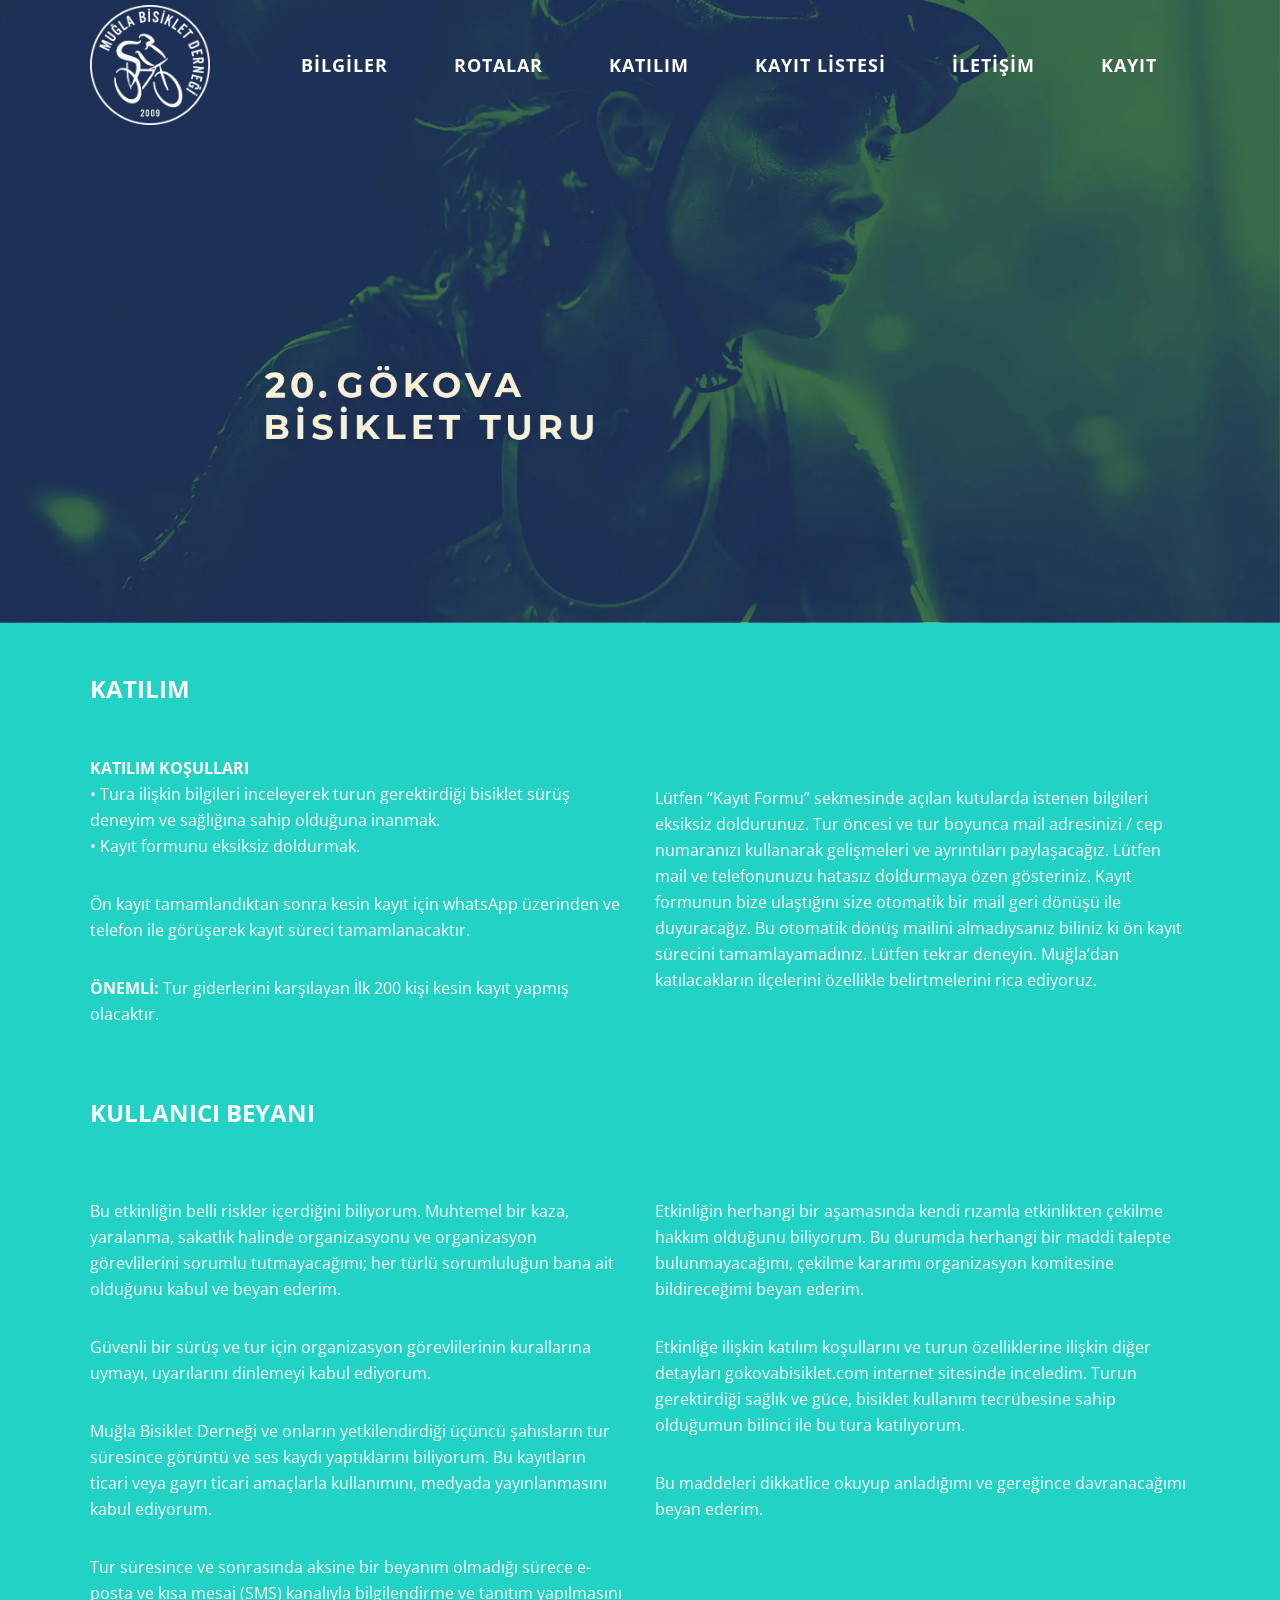
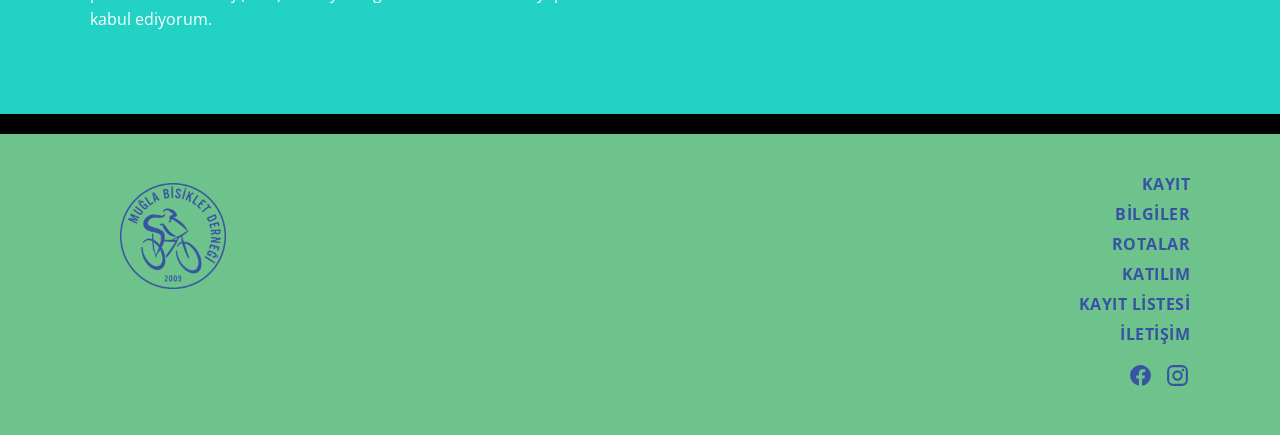
<file: katilim/index.html>
<!doctype html>
<html lang="tr"><head><meta charset="utf-8"><meta name="viewport" content="width=device-width,initial-scale=1"><title>Katılım | Gökova Bisiklet Turu</title><meta name="description" content="• Tura ilişkin bilgileri inceleyerek turun gerektirdiği bisiklet sürüş deneyim ve sağlığına sahip olduğuna inanmak."><link rel="canonical" href="https://gokovabisiklet.com/katilim/"><meta property="og:type" content="website"><meta property="og:title" content="Katılım | Gökova Bisiklet Turu"><meta property="og:description" content="• Tura ilişkin bilgileri inceleyerek turun gerektirdiği bisiklet sürüş deneyim ve sağlığına sahip olduğuna inanmak."><meta property="og:url" content="https://gokovabisiklet.com/katilim/"><meta property="og:image" content="https://gokovabisiklet.com/assets/img/anasayfa-banner-2-1-1-20.webp"><meta name="theme-color" content="#22d2c5"><link rel="icon" type="image/png" href="../assets/img/favicon.png"><link rel="apple-touch-icon" href="../assets/img/apple-touch-icon.png"><link rel="preload" href="../assets/OpenSans-400.woff" as="font" type="font/woff" crossorigin><style>@font-face{font-family:"Open Sans";font-weight:400;font-style:normal;font-display:swap;src:url(../assets/OpenSans-400.woff) format("woff")}@font-face{font-family:"Open Sans";font-weight:600;font-style:normal;font-display:swap;src:url(../assets/OpenSans-600.woff) format("woff")}@font-face{font-family:"Open Sans";font-weight:700;font-style:normal;font-display:swap;src:url(../assets/OpenSans-700.woff) format("woff")}</style><link rel="stylesheet" href="../css/style.css?v=1fc1ac4b"></head><body class="page-katilim"><a class="skip" href="#main">İçeriğe geç</a><header class="hdr"><div class="hdr__in"><a class="hdr__logo" href="../" aria-label="Gökova Bisiklet Turu - Anasayfa"><img class="logo-d" src="../assets/img/logo-2021.png" width="120" height="120" alt="Muğla Bisiklet Derneği"><img class="logo-m" src="../assets/img/mbd-logo-syh.png" width="318" height="317" alt="Muğla Bisiklet Derneği"></a><button class="burger" type="button" aria-label="Menüyü aç" aria-expanded="false" aria-controls="nav"><span></span><span></span><span></span></button><nav class="nav" id="nav" aria-label="Ana menü"><ul><li><a href="../bilgiler/">Bilgiler</a></li><li><a href="../rotalar/">Rotalar</a></li><li><a href="../katilim/" aria-current=page>Katılım</a></li><li><a href="../kayit-listesi/">Kayıt Listesi</a></li><li><a href="../iletisim/">İletişim</a></li><li><a href="../kayit/">Kayıt</a></li></ul></nav></div></header><main id="main"><div class="hero"><img src="../assets/img/katilim-banner-2-1-1-20.webp" srcset="../assets/img/katilim-banner-2-1-1-20-s.webp 800w, ../assets/img/katilim-banner-2-1-1-20.webp 1600w" sizes="(max-width:700px) 100vw, 1100px" width="1920" height="935" alt="20. Gökova Bisiklet Turu" class=hero__img></div><section class="sec" style="background:#22d2c5"><div class="wrap"><div class="cols"><div class="col col--12"><div class="sp" style="height:50px"></div><h1>KATILIM</h1></div></div></div></section>
<section class="sec" style="background:#22d2c5"><div class="wrap"><div class="cols" style="padding:50px 0 50px"><div class="col col--6"><p><strong>KATILIM KOŞULLARI </strong></p>
<p>• Tura ilişkin bilgileri inceleyerek turun gerektirdiği bisiklet sürüş deneyim ve sağlığına sahip olduğuna inanmak.</p>
<p>• Kayıt formunu eksiksiz doldurmak.</p><div class="sp" style="height:32px"></div><p>Ön kayıt tamamlandıktan sonra kesin kayıt için whatsApp üzerinden ve telefon ile görüşerek kayıt süreci tamamlanacaktır.</p><div class="sp" style="height:32px"></div><p><strong>ÖNEMLİ:</strong> Tur giderlerini karşılayan İlk 200 kişi kesin kayıt yapmış olacaktır.</p></div><div class="col col--6"><div class="sp" style="height:30px"></div><p>Lütfen “Kayıt Formu” sekmesinde açılan kutularda istenen bilgileri eksiksiz doldurunuz. Tur öncesi ve tur boyunca mail adresinizi / cep numaranızı kullanarak gelişmeleri ve ayrıntıları paylaşacağız. Lütfen mail ve telefonunuzu hatasız doldurmaya özen gösteriniz. Kayıt formunun bize ulaştığını size otomatik bir mail geri dönüşü ile duyuracağız. Bu otomatik dönüş mailini almadıysanız biliniz ki ön kayıt sürecini tamamlayamadınız. Lütfen tekrar deneyin. Muğla’dan katılacakların ilçelerini özellikle belirtmelerini rica ediyoruz.</p><div class="sp" style="height:32px"></div></div></div></div></section>
<section class="sec" style="background:#22d2c5"><div class="wrap"><div class="cols"><div class="col col--12"><div class="sp" style="height:20px"></div><h1>KULLANICI BEYANI</h1><div class="sp" style="height:20px"></div></div></div></div></section>
<section class="sec" style="background:#22d2c5"><div class="wrap"><div class="cols" style="padding:50px 0 50px"><div class="col col--6"><p>Bu etkinliğin belli riskler içerdiğini biliyorum. Muhtemel bir kaza, yaralanma, sakatlık halinde organizasyonu ve organizasyon görevlilerini sorumlu tutmayacağımı; her türlü sorumluluğun bana ait olduğunu kabul ve beyan ederim.</p><div class="sp" style="height:32px"></div><p>Güvenli bir sürüş ve tur için organizasyon görevlilerinin kurallarına uymayı, uyarılarını dinlemeyi kabul ediyorum.</p><div class="sp" style="height:32px"></div><p>Muğla Bisiklet Derneği ve onların yetkilendirdiği üçüncü şahısların tur süresince görüntü ve ses kaydı yaptıklarını biliyorum. Bu kayıtların ticari veya gayrı ticari amaçlarla kullanımını, medyada yayınlanmasını kabul ediyorum.</p><div class="sp" style="height:32px"></div><p>Tur süresince ve sonrasında aksine bir beyanım olmadığı sürece e-posta ve kısa mesaj (SMS) kanalıyla bilgilendirme ve tanıtım yapılmasını kabul ediyorum.</p><div class="sp" style="height:32px"></div></div><div class="col col--6"><p>Etkinliğin herhangi bir aşamasında kendi rızamla etkinlikten çekilme hakkım olduğunu biliyorum. Bu durumda herhangi bir maddi talepte bulunmayacağımı, çekilme kararımı organizasyon komitesine bildireceğimi beyan ederim.</p><div class="sp" style="height:32px"></div><p>Etkinliğe ilişkin katılım koşullarını ve turun özelliklerine ilişkin diğer detayları gokovabisiklet.com internet sitesinde inceledim. Turun gerektirdiği sağlık ve güce, bisiklet kullanım tecrübesine sahip olduğumun bilinci ile bu tura katılıyorum.</p><div class="sp" style="height:32px"></div><p>Bu maddeleri dikkatlice okuyup anladığımı ve gereğince davranacağımı beyan ederim.</p><div class="sp" style="height:32px"></div></div></div></div></section></main><footer class="ft"><div class="ft__band"></div><div class="ft__main"><div class="ft__in"><div class="ft__logo"><img src="../assets/img/mugla-bisiklet-dernegi-logo-mavi.png" width="106" height="106" alt="Muğla Bisiklet Derneği" loading="lazy"></div><div class="ft__links"><a href="../kayit/">KAYIT</a><a href="../bilgiler/">BİLGİLER</a><a href="../rotalar/">ROTALAR</a><a href="../katilim/">KATILIM</a><a href="../kayit-listesi/">KAYIT LİSTESİ</a><a href="../iletisim/">İLETİŞİM</a><div class="ft__soc"><a href="https://www.facebook.com/groups/151265271610176/" target="_blank" rel="noopener" aria-label="Facebook"><svg viewBox="0 0 24 24" width="25" height="25" aria-hidden="true"><path fill="currentColor" d="M22 12a10 10 0 1 0-11.56 9.88v-6.99H7.9V12h2.54V9.8c0-2.5 1.49-3.89 3.77-3.89 1.09 0 2.24.2 2.24.2v2.46h-1.26c-1.24 0-1.63.77-1.63 1.56V12h2.78l-.44 2.89h-2.34v6.99A10 10 0 0 0 22 12z"/></svg></a><a href="https://www.instagram.com/gokovabisiklet/" target="_blank" rel="noopener" aria-label="Instagram"><svg viewBox="0 0 24 24" width="25" height="25" aria-hidden="true"><path fill="currentColor" d="M7.8 2h8.4A5.8 5.8 0 0 1 22 7.8v8.4a5.8 5.8 0 0 1-5.8 5.8H7.8A5.8 5.8 0 0 1 2 16.2V7.8A5.8 5.8 0 0 1 7.8 2zm-.2 2A3.6 3.6 0 0 0 4 7.6v8.8A3.6 3.6 0 0 0 7.6 20h8.8a3.6 3.6 0 0 0 3.6-3.6V7.6A3.6 3.6 0 0 0 16.4 4H7.6zm9.65 1.5a1.25 1.25 0 1 1 0 2.5 1.25 1.25 0 0 1 0-2.5zM12 7a5 5 0 1 1 0 10 5 5 0 0 1 0-10zm0 2a3 3 0 1 0 0 6 3 3 0 0 0 0-6z"/></svg></a></div></div></div></div></footer><script src="../js/main.js?v=1fc1ac4b" defer></script></body></html>
</file>
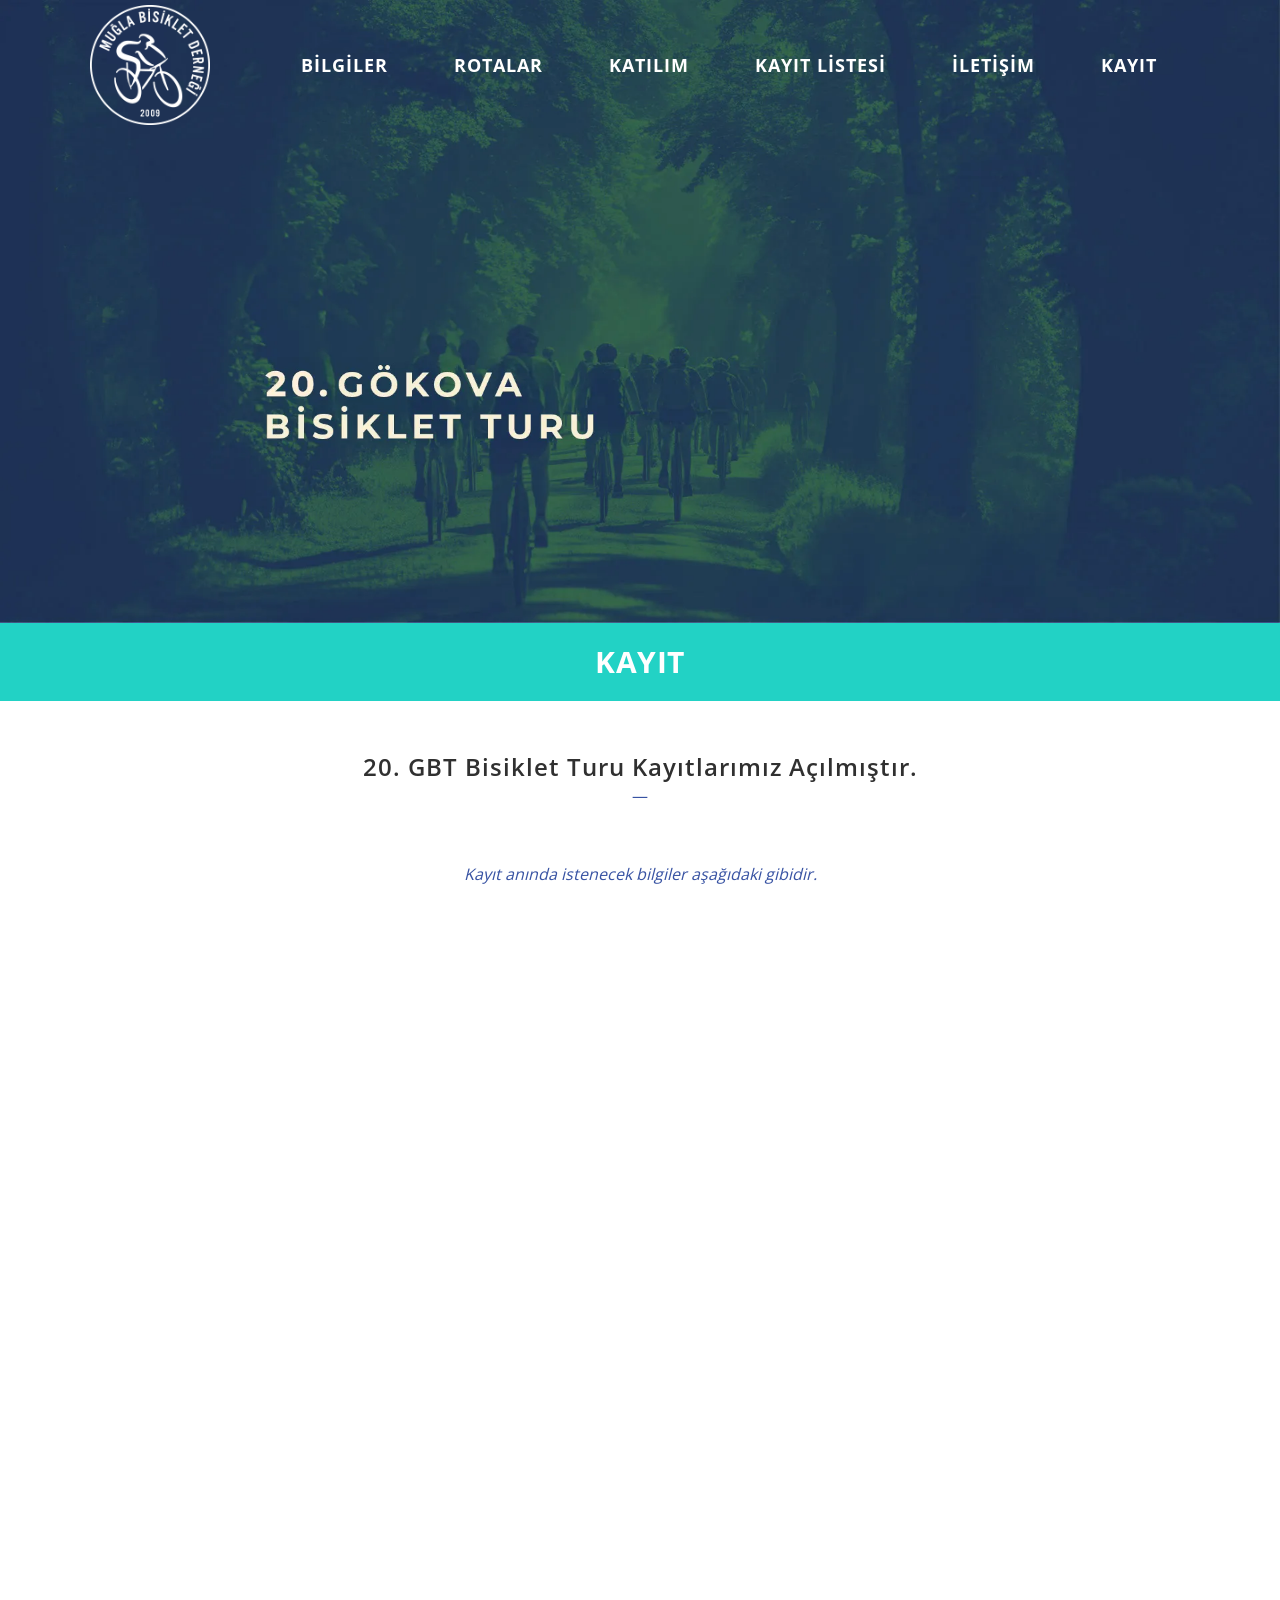
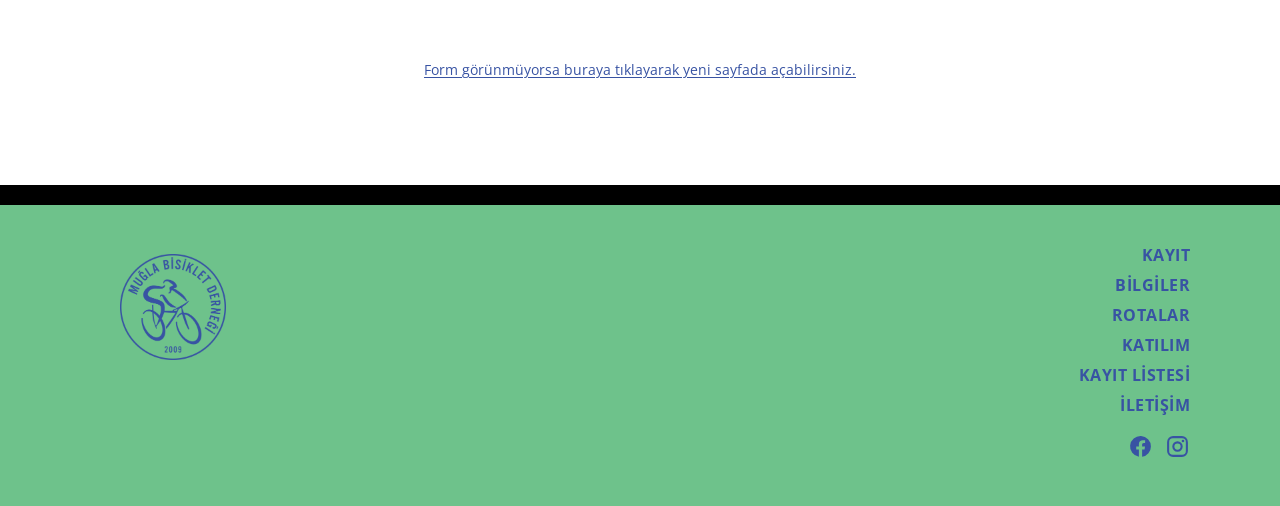
<file: kayit-2/index.html>
<!doctype html><html lang="tr"><head><meta charset="utf-8"><title>Kayıt</title><link rel="canonical" href="https://gokovabisiklet.com/kayit/"><meta http-equiv="refresh" content="0;url=../kayit/"><meta name="robots" content="noindex"></head><body><p><a href="../kayit/">Kayıt sayfasına gidin</a></p></body></html>
</file>
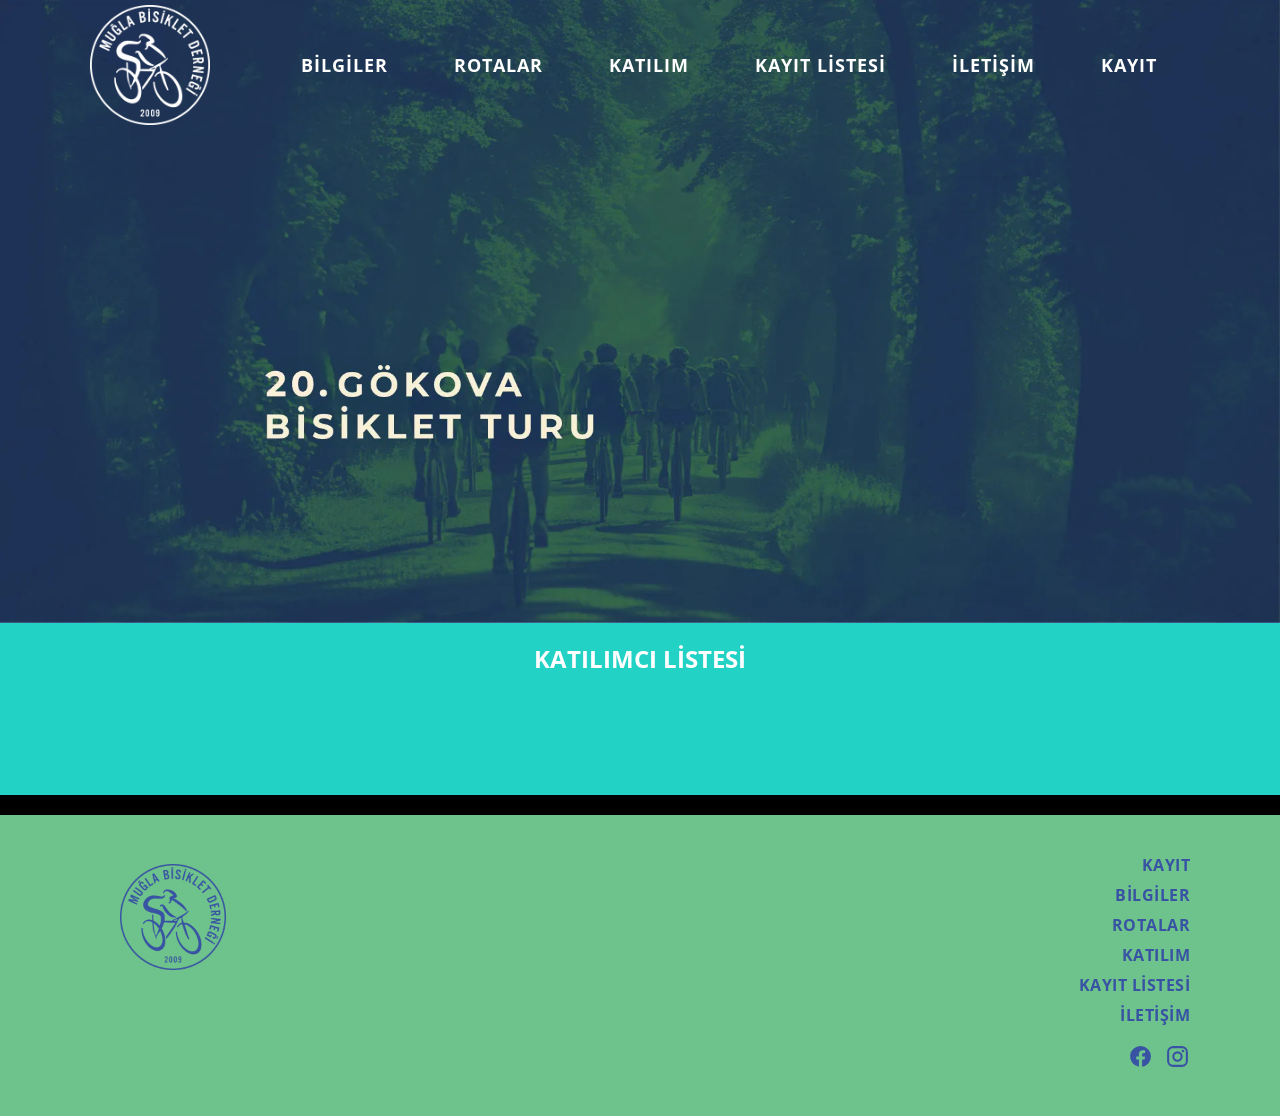
<file: kayit-listesi/index.html>
<!doctype html>
<html lang="tr"><head><meta charset="utf-8"><meta name="viewport" content="width=device-width,initial-scale=1"><title>Kayıt Listesi | Gökova Bisiklet Turu</title><meta name="description" content="Muğla Bisiklet Derneği tarafından düzenlenen Gökova Bisiklet Turu resmi internet sitesi."><link rel="canonical" href="https://gokovabisiklet.com/kayit-listesi/"><meta property="og:type" content="website"><meta property="og:title" content="Kayıt Listesi | Gökova Bisiklet Turu"><meta property="og:description" content="Muğla Bisiklet Derneği tarafından düzenlenen Gökova Bisiklet Turu resmi internet sitesi."><meta property="og:url" content="https://gokovabisiklet.com/kayit-listesi/"><meta property="og:image" content="https://gokovabisiklet.com/assets/img/anasayfa-banner-2-1-1-20.webp"><meta name="theme-color" content="#22d2c5"><link rel="icon" type="image/png" href="../assets/img/favicon.png"><link rel="apple-touch-icon" href="../assets/img/apple-touch-icon.png"><link rel="preload" href="../assets/OpenSans-400.woff" as="font" type="font/woff" crossorigin><style>@font-face{font-family:"Open Sans";font-weight:400;font-style:normal;font-display:swap;src:url(../assets/OpenSans-400.woff) format("woff")}@font-face{font-family:"Open Sans";font-weight:600;font-style:normal;font-display:swap;src:url(../assets/OpenSans-600.woff) format("woff")}@font-face{font-family:"Open Sans";font-weight:700;font-style:normal;font-display:swap;src:url(../assets/OpenSans-700.woff) format("woff")}</style><link rel="stylesheet" href="../css/style.css?v=1fc1ac4b"></head><body class="page-kayit-listesi"><a class="skip" href="#main">İçeriğe geç</a><header class="hdr"><div class="hdr__in"><a class="hdr__logo" href="../" aria-label="Gökova Bisiklet Turu - Anasayfa"><img class="logo-d" src="../assets/img/logo-2021.png" width="120" height="120" alt="Muğla Bisiklet Derneği"><img class="logo-m" src="../assets/img/mbd-logo-syh.png" width="318" height="317" alt="Muğla Bisiklet Derneği"></a><button class="burger" type="button" aria-label="Menüyü aç" aria-expanded="false" aria-controls="nav"><span></span><span></span><span></span></button><nav class="nav" id="nav" aria-label="Ana menü"><ul><li><a href="../bilgiler/">Bilgiler</a></li><li><a href="../rotalar/">Rotalar</a></li><li><a href="../katilim/">Katılım</a></li><li><a href="../kayit-listesi/" aria-current=page>Kayıt Listesi</a></li><li><a href="../iletisim/">İletişim</a></li><li><a href="../kayit/">Kayıt</a></li></ul></nav></div></header><main id="main"><div class="hero"><img src="../assets/img/iletisim-banner-2-1-1-20.webp" srcset="../assets/img/iletisim-banner-2-1-1-20-s.webp 800w, ../assets/img/iletisim-banner-2-1-1-20.webp 1600w" sizes="(max-width:700px) 100vw, 1100px" width="1920" height="935" alt="20. Gökova Bisiklet Turu" class=hero__img></div><section class="sec" style="background:#22d2c5"><div class="wrap"><div class="cols"><div class="col col--12"><div class="sp" style="height:20px"></div><h1 style="text-align:center">KATILIMCI LİSTESİ</h1><div class="sp" style="height:20px"></div></div></div></div></section>
<section class="sec" style="background:#22d2c5"><div class="wrap"><div class="cols"><div class="col col--12"></div></div></div></section>
<section class="sec" style="background:#22d2c5"><div class="wrap"></div></section>
<section class="sec" style="background:#22d2c5"><div class="wrap"><div class="cols"><div class="col col--12"><div class="sp" style="height:100px"></div></div></div></div></section></main><footer class="ft"><div class="ft__band"></div><div class="ft__main"><div class="ft__in"><div class="ft__logo"><img src="../assets/img/mugla-bisiklet-dernegi-logo-mavi.png" width="106" height="106" alt="Muğla Bisiklet Derneği" loading="lazy"></div><div class="ft__links"><a href="../kayit/">KAYIT</a><a href="../bilgiler/">BİLGİLER</a><a href="../rotalar/">ROTALAR</a><a href="../katilim/">KATILIM</a><a href="../kayit-listesi/">KAYIT LİSTESİ</a><a href="../iletisim/">İLETİŞİM</a><div class="ft__soc"><a href="https://www.facebook.com/groups/151265271610176/" target="_blank" rel="noopener" aria-label="Facebook"><svg viewBox="0 0 24 24" width="25" height="25" aria-hidden="true"><path fill="currentColor" d="M22 12a10 10 0 1 0-11.56 9.88v-6.99H7.9V12h2.54V9.8c0-2.5 1.49-3.89 3.77-3.89 1.09 0 2.24.2 2.24.2v2.46h-1.26c-1.24 0-1.63.77-1.63 1.56V12h2.78l-.44 2.89h-2.34v6.99A10 10 0 0 0 22 12z"/></svg></a><a href="https://www.instagram.com/gokovabisiklet/" target="_blank" rel="noopener" aria-label="Instagram"><svg viewBox="0 0 24 24" width="25" height="25" aria-hidden="true"><path fill="currentColor" d="M7.8 2h8.4A5.8 5.8 0 0 1 22 7.8v8.4a5.8 5.8 0 0 1-5.8 5.8H7.8A5.8 5.8 0 0 1 2 16.2V7.8A5.8 5.8 0 0 1 7.8 2zm-.2 2A3.6 3.6 0 0 0 4 7.6v8.8A3.6 3.6 0 0 0 7.6 20h8.8a3.6 3.6 0 0 0 3.6-3.6V7.6A3.6 3.6 0 0 0 16.4 4H7.6zm9.65 1.5a1.25 1.25 0 1 1 0 2.5 1.25 1.25 0 0 1 0-2.5zM12 7a5 5 0 1 1 0 10 5 5 0 0 1 0-10zm0 2a3 3 0 1 0 0 6 3 3 0 0 0 0-6z"/></svg></a></div></div></div></div></footer><script src="../js/main.js?v=1fc1ac4b" defer></script></body></html>
</file>
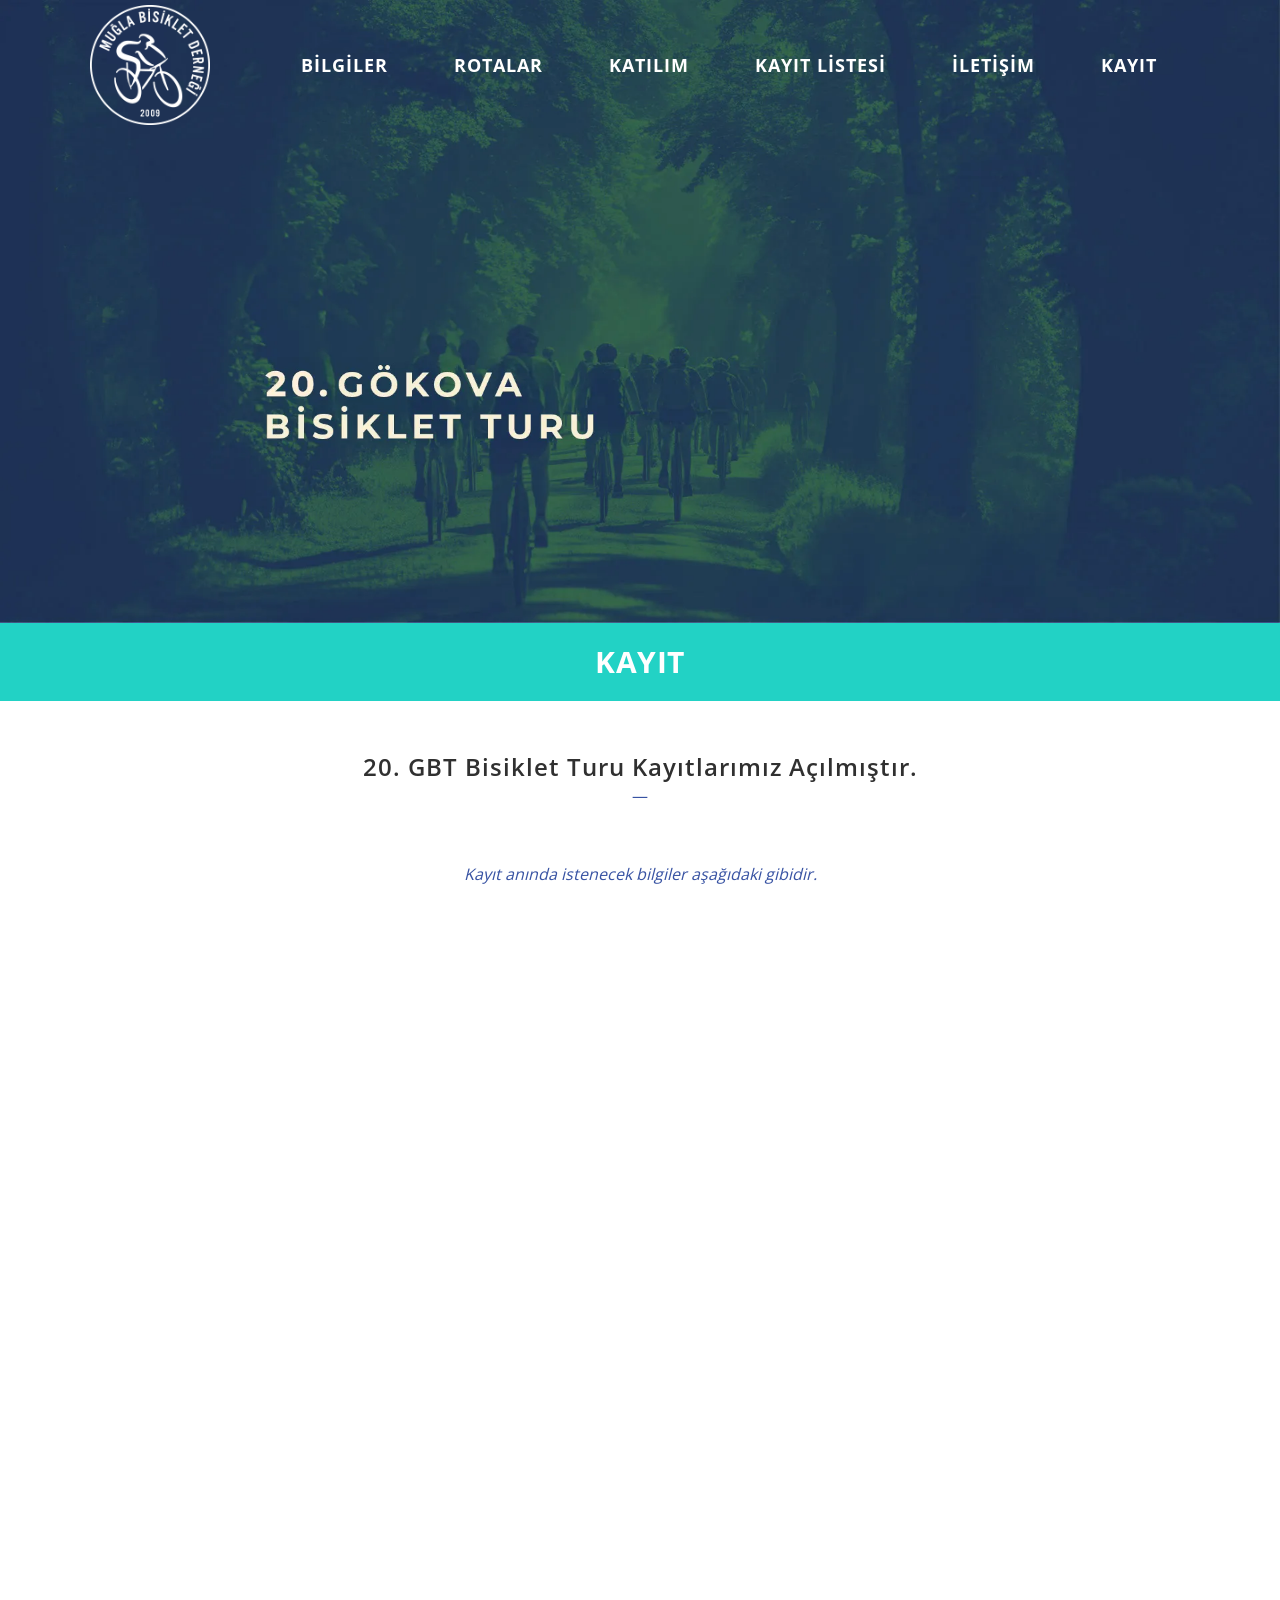
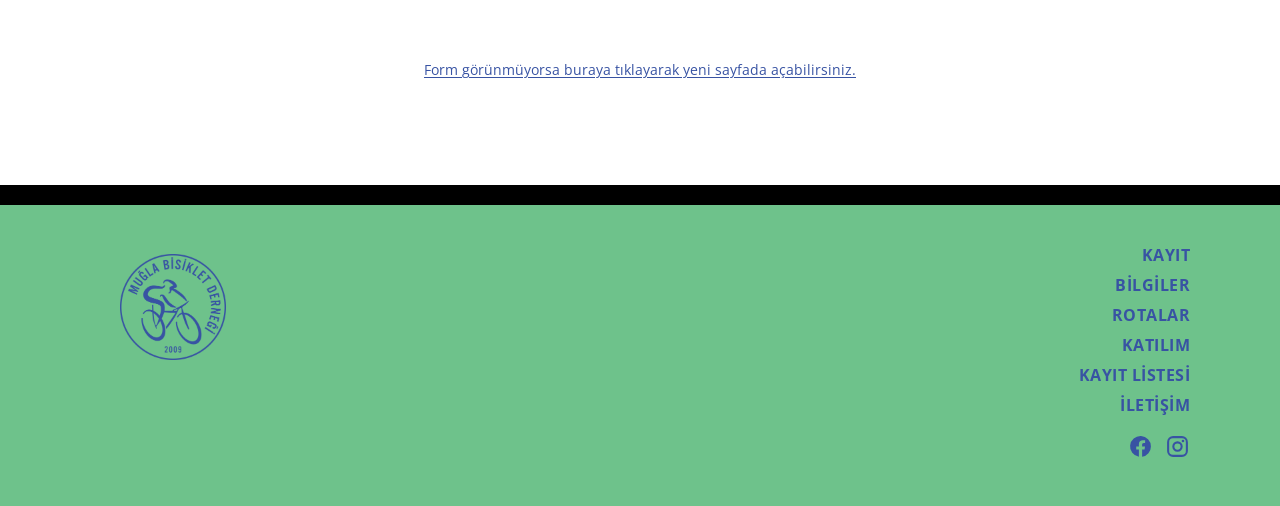
<file: kayit/index.html>
<!doctype html>
<html lang="tr"><head><meta charset="utf-8"><meta name="viewport" content="width=device-width,initial-scale=1"><title>Kayıt | Gökova Bisiklet Turu</title><meta name="description" content="Muğla Bisiklet Derneği tarafından düzenlenen Gökova Bisiklet Turu resmi internet sitesi."><link rel="canonical" href="https://gokovabisiklet.com/kayit/"><meta property="og:type" content="website"><meta property="og:title" content="Kayıt | Gökova Bisiklet Turu"><meta property="og:description" content="Muğla Bisiklet Derneği tarafından düzenlenen Gökova Bisiklet Turu resmi internet sitesi."><meta property="og:url" content="https://gokovabisiklet.com/kayit/"><meta property="og:image" content="https://gokovabisiklet.com/assets/img/anasayfa-banner-2-1-1-20.webp"><meta name="theme-color" content="#22d2c5"><link rel="icon" type="image/png" href="../assets/img/favicon.png"><link rel="apple-touch-icon" href="../assets/img/apple-touch-icon.png"><link rel="preload" href="../assets/OpenSans-400.woff" as="font" type="font/woff" crossorigin><style>@font-face{font-family:"Open Sans";font-weight:400;font-style:normal;font-display:swap;src:url(../assets/OpenSans-400.woff) format("woff")}@font-face{font-family:"Open Sans";font-weight:600;font-style:normal;font-display:swap;src:url(../assets/OpenSans-600.woff) format("woff")}@font-face{font-family:"Open Sans";font-weight:700;font-style:normal;font-display:swap;src:url(../assets/OpenSans-700.woff) format("woff")}</style><link rel="stylesheet" href="../css/style.css?v=1fc1ac4b"></head><body class="page-kayit"><a class="skip" href="#main">İçeriğe geç</a><header class="hdr"><div class="hdr__in"><a class="hdr__logo" href="../" aria-label="Gökova Bisiklet Turu - Anasayfa"><img class="logo-d" src="../assets/img/logo-2021.png" width="120" height="120" alt="Muğla Bisiklet Derneği"><img class="logo-m" src="../assets/img/mbd-logo-syh.png" width="318" height="317" alt="Muğla Bisiklet Derneği"></a><button class="burger" type="button" aria-label="Menüyü aç" aria-expanded="false" aria-controls="nav"><span></span><span></span><span></span></button><nav class="nav" id="nav" aria-label="Ana menü"><ul><li><a href="../bilgiler/">Bilgiler</a></li><li><a href="../rotalar/">Rotalar</a></li><li><a href="../katilim/">Katılım</a></li><li><a href="../kayit-listesi/">Kayıt Listesi</a></li><li><a href="../iletisim/">İletişim</a></li><li><a href="../kayit/" aria-current=page>Kayıt</a></li></ul></nav></div></header><main id="main"><div class="hero"><img src="../assets/img/iletisim-banner-2-1-1-20.webp" srcset="../assets/img/iletisim-banner-2-1-1-20-s.webp 800w, ../assets/img/iletisim-banner-2-1-1-20.webp 1600w" sizes="(max-width:700px) 100vw, 1100px" width="1920" height="935" alt="20. Gökova Bisiklet Turu" class=hero__img></div><section class="sec" style="background:#22d2c5"><div class="wrap"><div class="cols"><div class="col col--12"><div class="sp" style="height:20px"></div><h2 style="text-align:center">KAYIT</h2><div class="sp" style="height:20px"></div></div></div></div></section>
<section class="sec sec--light"><div class="wrap"><div class="cols"><div class="col col--12"><div class="sp" style="height:50px"></div><h2 style="text-align:center">20. GBT Bisiklet Turu Kayıtlarımız Açılmıştır.</h2>
<p style="text-align:center">—</p>
<p> </p>
<p> </p>
<p style="text-align:center"><em>Kayıt anında istenecek bilgiler aşağıdaki gibidir.</em></p><div class="formbox"><iframe src="https://gbtkayit.com.tr/form.php" title="Gökova Bisiklet Turu kayıt formu" loading="lazy" width="100%" height="760"></iframe><p class="formbox__alt"><a href="https://gbtkayit.com.tr/form.php" target="_blank" rel="noopener">Form görünmüyorsa buraya tıklayarak yeni sayfada açabilirsiniz.</a></p></div>
<p> </p>
<p style="text-align:center"> </p><div class="sp" style="height:50px"></div></div></div></div></section></main><footer class="ft"><div class="ft__band"></div><div class="ft__main"><div class="ft__in"><div class="ft__logo"><img src="../assets/img/mugla-bisiklet-dernegi-logo-mavi.png" width="106" height="106" alt="Muğla Bisiklet Derneği" loading="lazy"></div><div class="ft__links"><a href="../kayit/">KAYIT</a><a href="../bilgiler/">BİLGİLER</a><a href="../rotalar/">ROTALAR</a><a href="../katilim/">KATILIM</a><a href="../kayit-listesi/">KAYIT LİSTESİ</a><a href="../iletisim/">İLETİŞİM</a><div class="ft__soc"><a href="https://www.facebook.com/groups/151265271610176/" target="_blank" rel="noopener" aria-label="Facebook"><svg viewBox="0 0 24 24" width="25" height="25" aria-hidden="true"><path fill="currentColor" d="M22 12a10 10 0 1 0-11.56 9.88v-6.99H7.9V12h2.54V9.8c0-2.5 1.49-3.89 3.77-3.89 1.09 0 2.24.2 2.24.2v2.46h-1.26c-1.24 0-1.63.77-1.63 1.56V12h2.78l-.44 2.89h-2.34v6.99A10 10 0 0 0 22 12z"/></svg></a><a href="https://www.instagram.com/gokovabisiklet/" target="_blank" rel="noopener" aria-label="Instagram"><svg viewBox="0 0 24 24" width="25" height="25" aria-hidden="true"><path fill="currentColor" d="M7.8 2h8.4A5.8 5.8 0 0 1 22 7.8v8.4a5.8 5.8 0 0 1-5.8 5.8H7.8A5.8 5.8 0 0 1 2 16.2V7.8A5.8 5.8 0 0 1 7.8 2zm-.2 2A3.6 3.6 0 0 0 4 7.6v8.8A3.6 3.6 0 0 0 7.6 20h8.8a3.6 3.6 0 0 0 3.6-3.6V7.6A3.6 3.6 0 0 0 16.4 4H7.6zm9.65 1.5a1.25 1.25 0 1 1 0 2.5 1.25 1.25 0 0 1 0-2.5zM12 7a5 5 0 1 1 0 10 5 5 0 0 1 0-10zm0 2a3 3 0 1 0 0 6 3 3 0 0 0 0-6z"/></svg></a></div></div></div></div></footer><script src="../js/main.js?v=1fc1ac4b" defer></script></body></html>
</file>
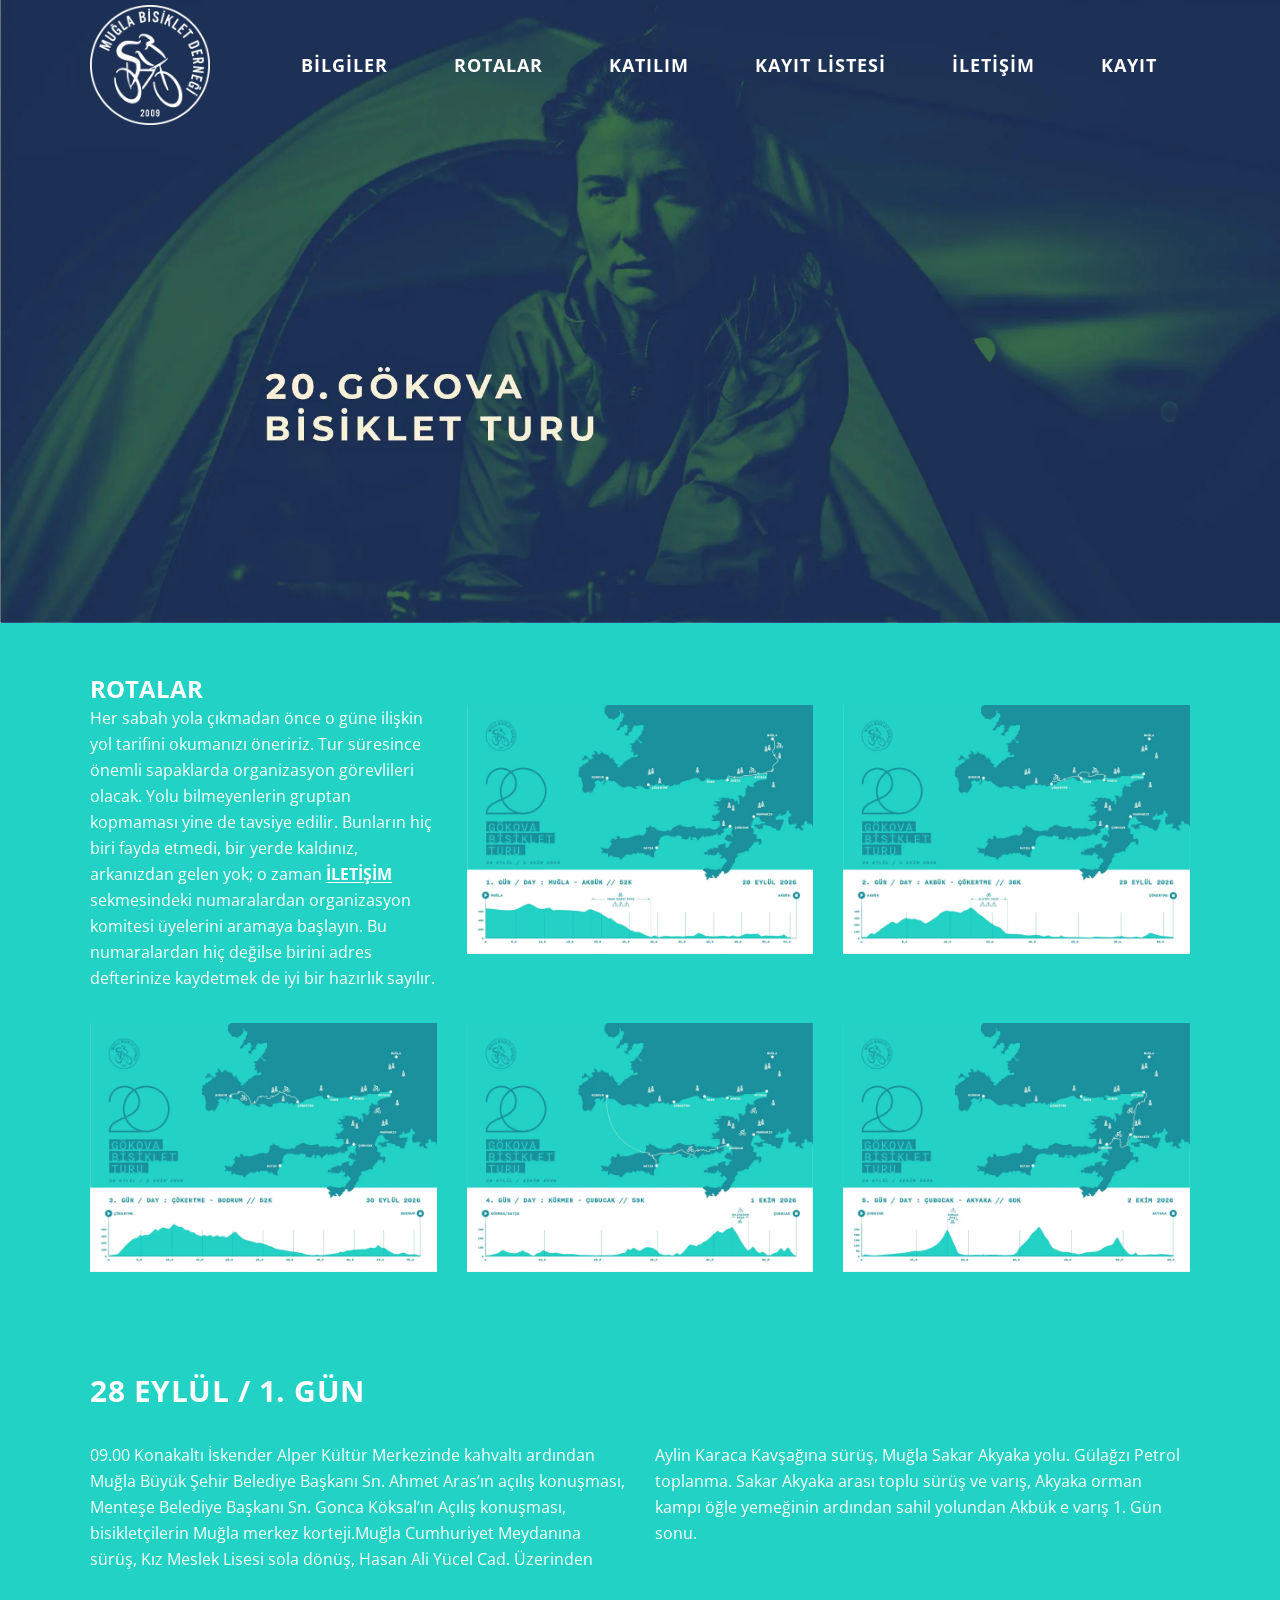
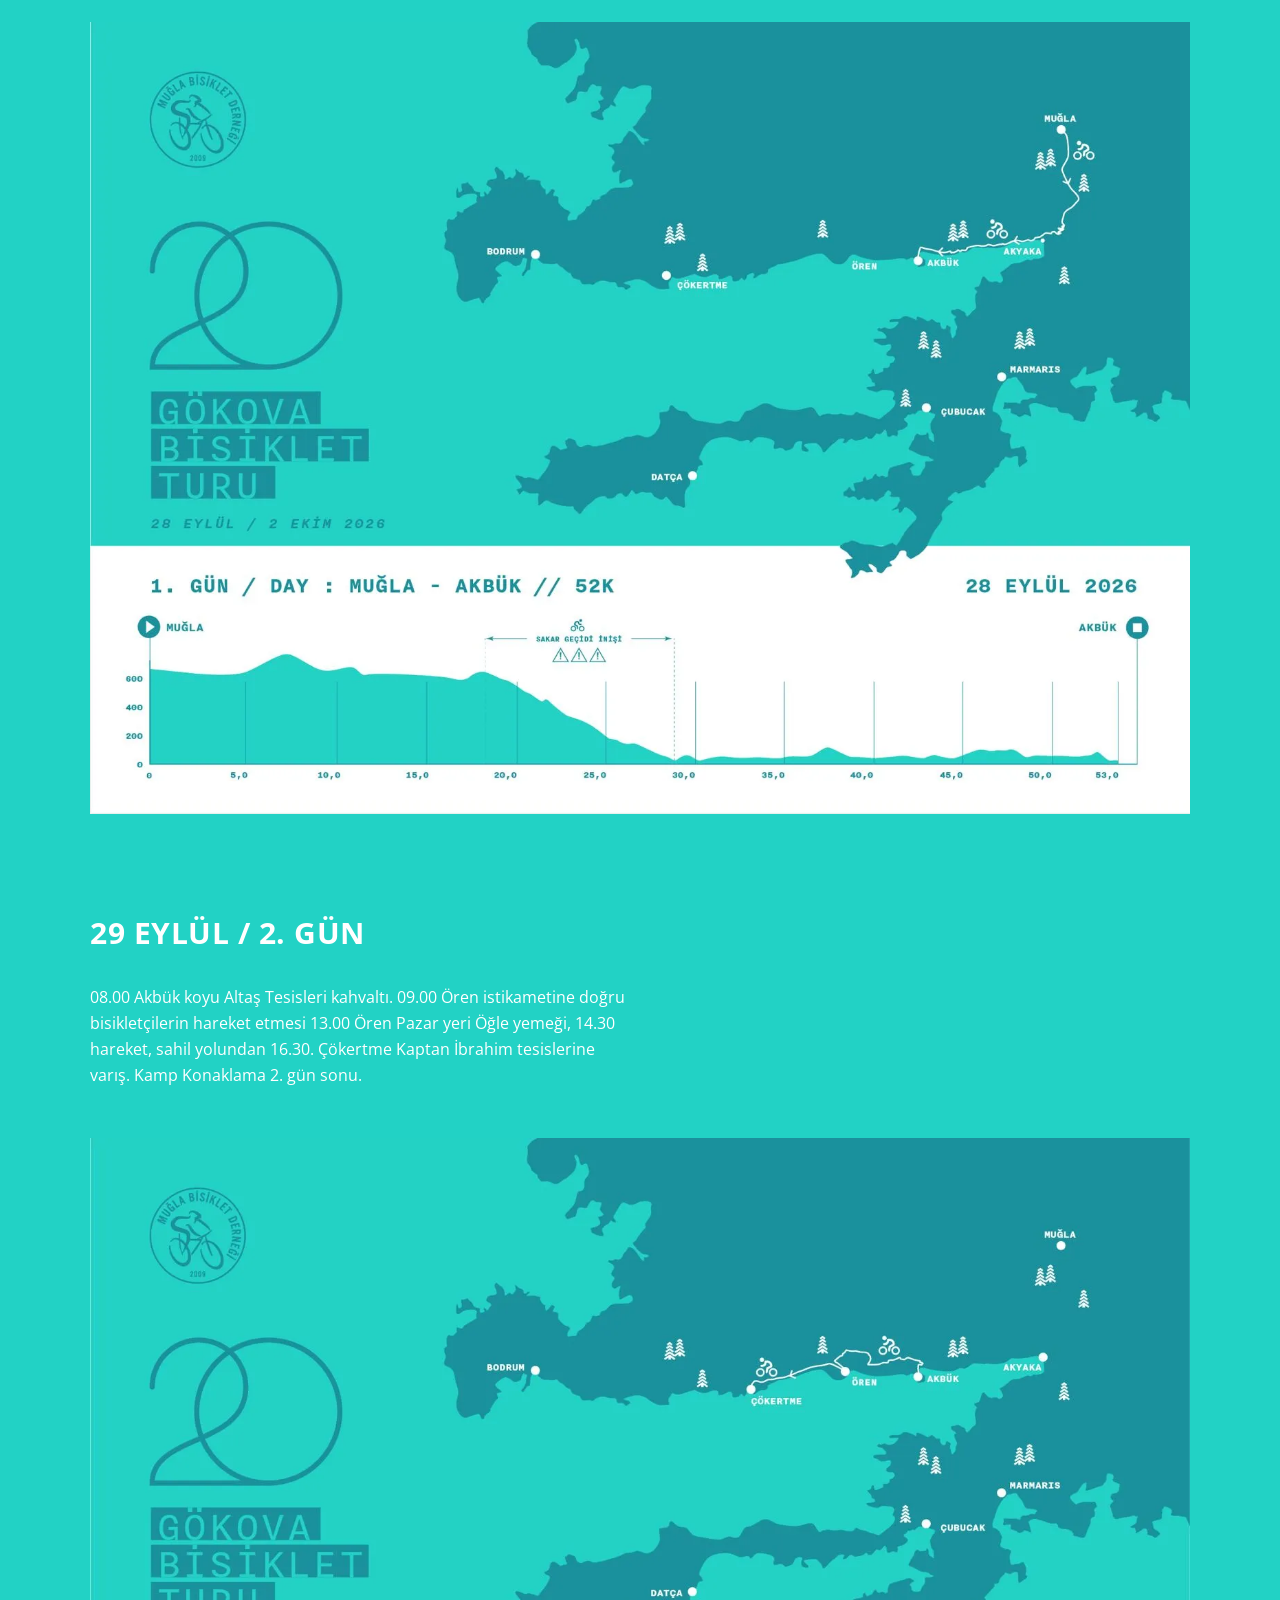
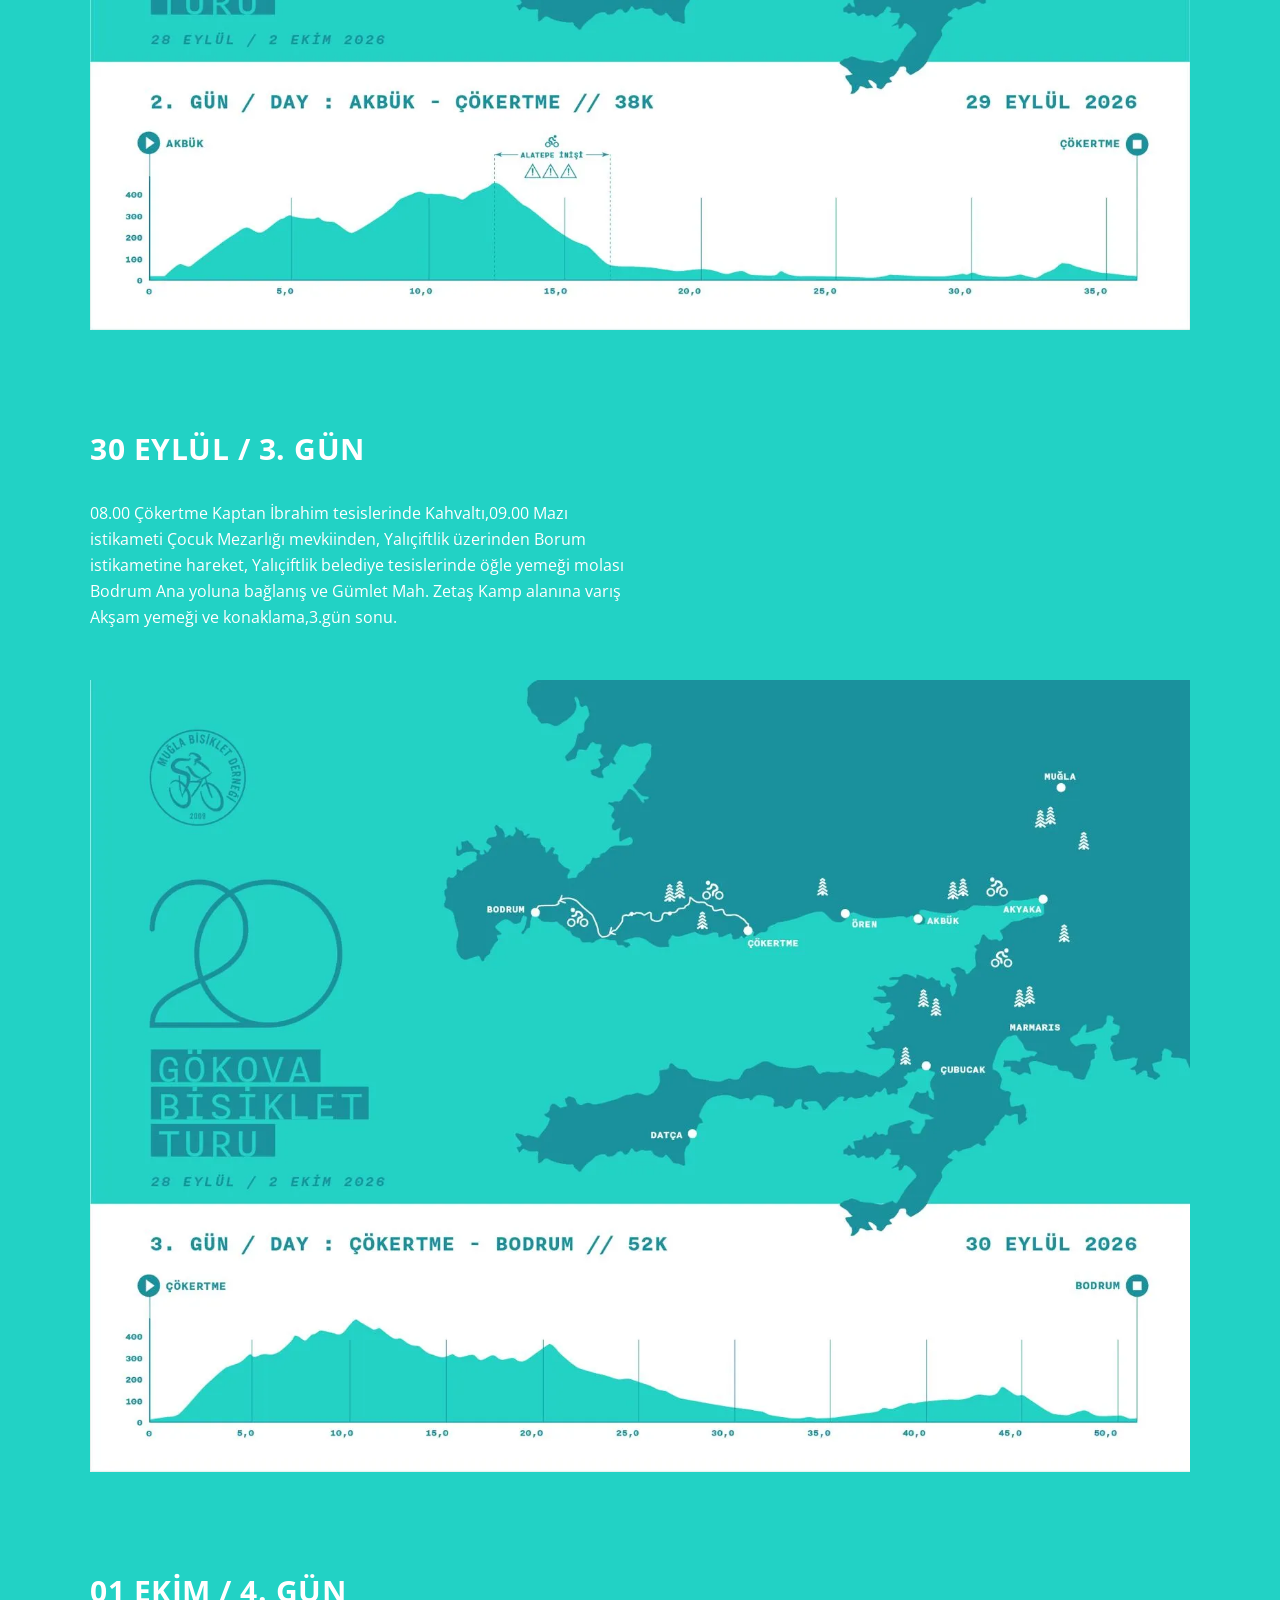
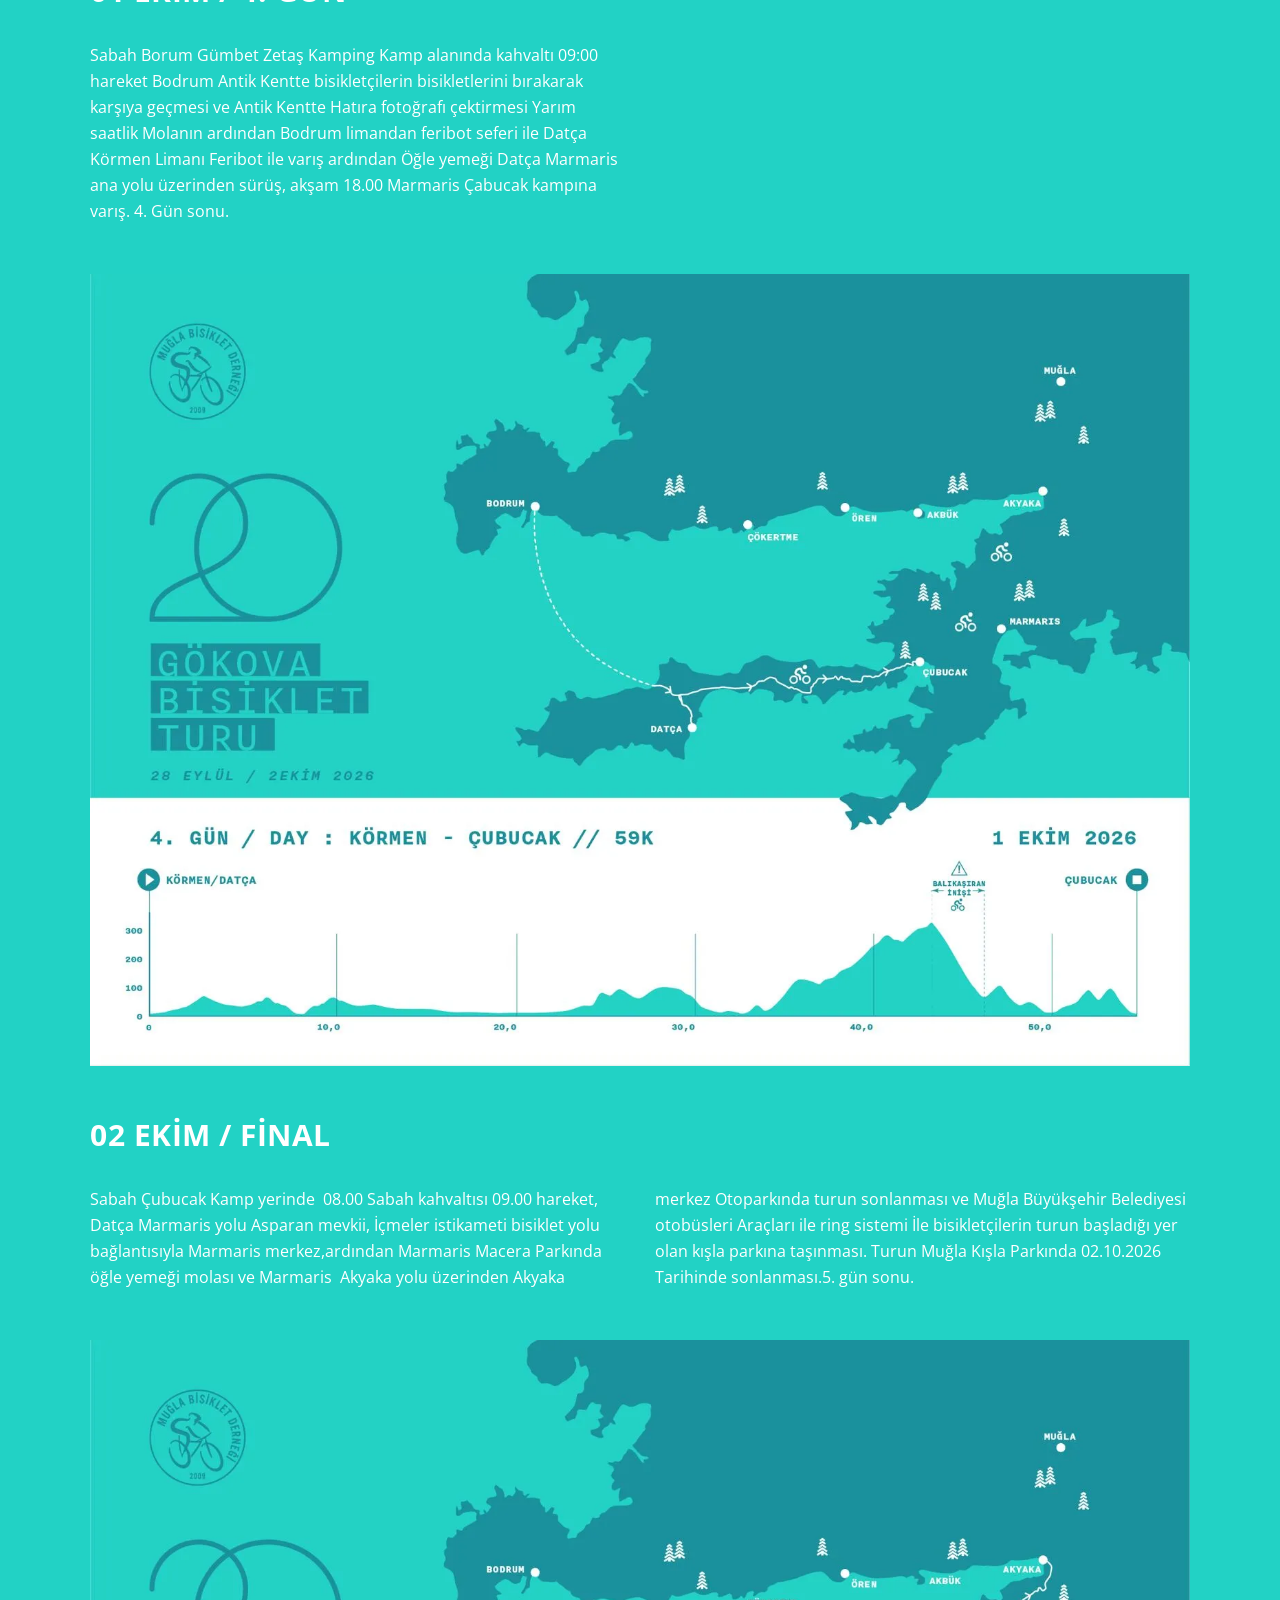
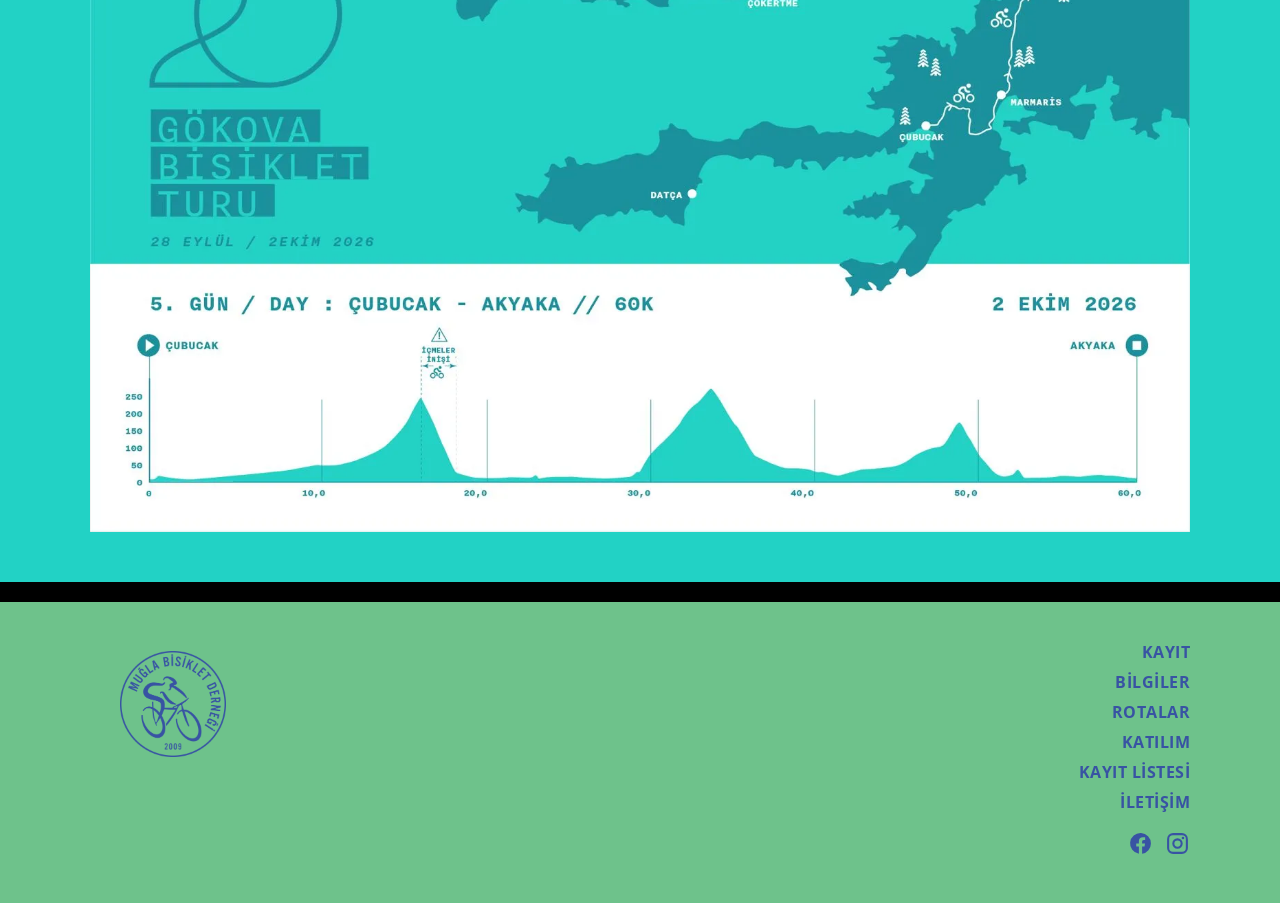
<file: rotalar/index.html>
<!doctype html>
<html lang="tr"><head><meta charset="utf-8"><meta name="viewport" content="width=device-width,initial-scale=1"><title>Rotalar | Gökova Bisiklet Turu</title><meta name="description" content="Her sabah yola çıkmadan önce o güne ilişkin yol tarifini okumanızı öneririz. Tur süresince önemli sapaklarda organizasyon görevlileri olacak. Yolu bilmeyenlerin gruptan kopmaması yine de tavsiye edili"><link rel="canonical" href="https://gokovabisiklet.com/rotalar/"><meta property="og:type" content="website"><meta property="og:title" content="Rotalar | Gökova Bisiklet Turu"><meta property="og:description" content="Her sabah yola çıkmadan önce o güne ilişkin yol tarifini okumanızı öneririz. Tur süresince önemli sapaklarda organizasyon görevlileri olacak. Yolu bilmeyenlerin gruptan kopmaması yine de tavsiye edili"><meta property="og:url" content="https://gokovabisiklet.com/rotalar/"><meta property="og:image" content="https://gokovabisiklet.com/assets/img/anasayfa-banner-2-1-1-20.webp"><meta name="theme-color" content="#22d2c5"><link rel="icon" type="image/png" href="../assets/img/favicon.png"><link rel="apple-touch-icon" href="../assets/img/apple-touch-icon.png"><link rel="preload" href="../assets/OpenSans-400.woff" as="font" type="font/woff" crossorigin><style>@font-face{font-family:"Open Sans";font-weight:400;font-style:normal;font-display:swap;src:url(../assets/OpenSans-400.woff) format("woff")}@font-face{font-family:"Open Sans";font-weight:600;font-style:normal;font-display:swap;src:url(../assets/OpenSans-600.woff) format("woff")}@font-face{font-family:"Open Sans";font-weight:700;font-style:normal;font-display:swap;src:url(../assets/OpenSans-700.woff) format("woff")}</style><link rel="stylesheet" href="../css/style.css?v=1fc1ac4b"></head><body class="page-rotalar"><a class="skip" href="#main">İçeriğe geç</a><header class="hdr"><div class="hdr__in"><a class="hdr__logo" href="../" aria-label="Gökova Bisiklet Turu - Anasayfa"><img class="logo-d" src="../assets/img/logo-2021.png" width="120" height="120" alt="Muğla Bisiklet Derneği"><img class="logo-m" src="../assets/img/mbd-logo-syh.png" width="318" height="317" alt="Muğla Bisiklet Derneği"></a><button class="burger" type="button" aria-label="Menüyü aç" aria-expanded="false" aria-controls="nav"><span></span><span></span><span></span></button><nav class="nav" id="nav" aria-label="Ana menü"><ul><li><a href="../bilgiler/">Bilgiler</a></li><li><a href="../rotalar/" aria-current=page>Rotalar</a></li><li><a href="../katilim/">Katılım</a></li><li><a href="../kayit-listesi/">Kayıt Listesi</a></li><li><a href="../iletisim/">İletişim</a></li><li><a href="../kayit/">Kayıt</a></li></ul></nav></div></header><main id="main"><div class="hero"><img src="../assets/img/rotalar-banner-2-1-1-20.webp" srcset="../assets/img/rotalar-banner-2-1-1-20-s.webp 800w, ../assets/img/rotalar-banner-2-1-1-20.webp 1600w" sizes="(max-width:700px) 100vw, 1100px" width="1920" height="935" alt="20. Gökova Bisiklet Turu" class=hero__img></div><section class="sec" style="background:#22d2c5"><div class="wrap"><div class="cols"><div class="col col--12"><div class="sp" style="height:50px"></div><h1>ROTALAR</h1></div></div></div></section>
<section class="sec" style="background:#22d2c5"><div class="wrap"><div class="cols"><div class="col col--4"><p>Her sabah yola çıkmadan önce o güne ilişkin yol tarifini okumanızı öneririz. Tur süresince önemli sapaklarda organizasyon görevlileri olacak. Yolu bilmeyenlerin gruptan kopmaması yine de tavsiye edilir. Bunların hiç biri fayda etmedi, bir yerde kaldınız, arkanızdan gelen yok; o zaman <a href="../iletisim/"><strong>İLETİŞİM</strong></a> sekmesindeki numaralardan organizasyon komitesi üyelerini aramaya başlayın. Bu numaralardan hiç değilse birini adres defterinize kaydetmek de iyi bir hazırlık sayılır.</p><div class="sp" style="height:32px"></div></div><div class="col col--4"><div class="fig"><img src="../assets/img/28-Eylul.webp" srcset="../assets/img/28-Eylul-s.webp 800w, ../assets/img/28-Eylul.webp 1600w" sizes="(max-width:700px) 100vw, 1100px" width="1600" height="1152" alt="" loading=lazy decoding=async></div></div><div class="col col--4"><div class="fig"><img src="../assets/img/29-Eylul.webp" srcset="../assets/img/29-Eylul-s.webp 800w, ../assets/img/29-Eylul.webp 1600w" sizes="(max-width:700px) 100vw, 1100px" width="1600" height="1152" alt="" loading=lazy decoding=async></div></div></div><div class="cols"><div class="col col--4"><div class="fig"><img src="../assets/img/30-Eylul.webp" srcset="../assets/img/30-Eylul-s.webp 800w, ../assets/img/30-Eylul.webp 1600w" sizes="(max-width:700px) 100vw, 1100px" width="1600" height="1152" alt="" loading=lazy decoding=async></div></div><div class="col col--4"><div class="fig"><img src="../assets/img/1-Ekim.webp" srcset="../assets/img/1-Ekim-s.webp 800w, ../assets/img/1-Ekim.webp 1600w" sizes="(max-width:700px) 100vw, 1100px" width="1600" height="1152" alt="" loading=lazy decoding=async></div></div><div class="col col--4"><div class="fig"><img src="../assets/img/2-Ekim.webp" srcset="../assets/img/2-Ekim-s.webp 800w, ../assets/img/2-Ekim.webp 1600w" sizes="(max-width:700px) 100vw, 1100px" width="1600" height="1152" alt="" loading=lazy decoding=async></div></div></div><div class="cols" style="padding:100px 0 0px"><div class="col col--12"><h2><strong>28 EYLÜL / 1. GÜN</strong></h2><div class="sp" style="height:32px"></div></div></div><div class="cols" style="padding:0px 0 50px"><div class="col col--6"><p>09.00 Konakaltı İskender Alper Kültür Merkezinde kahvaltı ardından Muğla Büyük Şehir Belediye Başkanı Sn. Ahmet Aras’ın açılış konuşması, Menteşe Belediye Başkanı Sn. Gonca Köksal’ın Açılış konuşması, bisikletçilerin Muğla merkez korteji.Muğla Cumhuriyet Meydanına sürüş, Kız Meslek Lisesi sola dönüş, Hasan Ali Yücel Cad. Üzerinden</p></div><div class="col col--6"><p>Aylin Karaca Kavşağına sürüş, Muğla Sakar Akyaka yolu. Gülağzı Petrol toplanma. Sakar Akyaka arası toplu sürüş ve varış, Akyaka orman kampı öğle yemeğinin ardından sahil yolundan Akbük e varış 1. Gün sonu.</p></div></div><div class="cols"><div class="col col--12"><div class="fig"><img src="../assets/img/28-Eylul.webp" srcset="../assets/img/28-Eylul-s.webp 800w, ../assets/img/28-Eylul.webp 1600w" sizes="(max-width:700px) 100vw, 1100px" width="1600" height="1152" alt="" loading=lazy decoding=async></div><div class="sp" style="height:50px"></div></div></div><div class="cols" style="padding:50px 0 0px"><div class="col col--12"><h2><strong>29 EYLÜL / 2. GÜN</strong></h2><div class="sp" style="height:32px"></div></div></div><div class="cols" style="padding:0px 0 50px"><div class="col col--6"><p>08.00 Akbük koyu Altaş Tesisleri kahvaltı. 09.00 Ören istikametine doğru bisikletçilerin hareket etmesi 13.00 Ören Pazar yeri Öğle yemeği, 14.30 hareket, sahil yolundan 16.30. Çökertme Kaptan İbrahim tesislerine varış. Kamp Konaklama 2. gün sonu.</p></div><div class="col col--6"></div></div><div class="cols"><div class="col col--12"><div class="fig"><img src="../assets/img/29-Eylul.webp" srcset="../assets/img/29-Eylul-s.webp 800w, ../assets/img/29-Eylul.webp 1600w" sizes="(max-width:700px) 100vw, 1100px" width="1600" height="1152" alt="" loading=lazy decoding=async></div><div class="sp" style="height:50px"></div></div></div><div class="cols" style="padding:50px 0 0px"><div class="col col--12"><h2><strong>30 EYLÜL / 3. GÜN</strong></h2><div class="sp" style="height:32px"></div></div></div><div class="cols" style="padding:0px 0 50px"><div class="col col--6"><p>08.00 Çökertme Kaptan İbrahim tesislerinde Kahvaltı,09.00 Mazı istikameti Çocuk Mezarlığı mevkiinden, Yalıçiftlik üzerinden Borum istikametine hareket, Yalıçiftlik belediye tesislerinde öğle yemeği molası Bodrum Ana yoluna bağlanış ve Gümlet Mah. Zetaş Kamp alanına varış Akşam yemeği ve konaklama,3.gün sonu.</p></div><div class="col col--6"></div></div><div class="cols"><div class="col col--12"><div class="fig"><img src="../assets/img/30-Eylul.webp" srcset="../assets/img/30-Eylul-s.webp 800w, ../assets/img/30-Eylul.webp 1600w" sizes="(max-width:700px) 100vw, 1100px" width="1600" height="1152" alt="" loading=lazy decoding=async></div><div class="sp" style="height:50px"></div></div></div><div class="cols" style="padding:50px 0 0px"><div class="col col--12"><h2><strong>01 EKİM / 4. GÜN</strong></h2><div class="sp" style="height:32px"></div></div></div><div class="cols" style="padding:0px 0 50px"><div class="col col--6"><p>Sabah Borum Gümbet Zetaş Kamping Kamp alanında kahvaltı 09:00 hareket Bodrum Antik Kentte bisikletçilerin bisikletlerini bırakarak karşıya geçmesi ve Antik Kentte Hatıra fotoğrafı çektirmesi Yarım saatlik Molanın ardından Bodrum limandan feribot seferi ile Datça Körmen Limanı Feribot ile varış ardından Öğle yemeği Datça Marmaris ana yolu üzerinden sürüş, akşam 18.00 Marmaris Çabucak kampına varış. 4. Gün sonu.</p></div><div class="col col--6"></div></div><div class="cols"><div class="col col--12"><div class="fig"><img src="../assets/img/1-Ekim.webp" srcset="../assets/img/1-Ekim-s.webp 800w, ../assets/img/1-Ekim.webp 1600w" sizes="(max-width:700px) 100vw, 1100px" width="1600" height="1152" alt="" loading=lazy decoding=async></div><div class="sp" style="height:50px"></div></div></div><div class="cols"><div class="col col--12"><h2><strong>02 EKİM / FİNAL</strong></h2><div class="sp" style="height:32px"></div></div></div><div class="cols" style="padding:0px 0 50px"><div class="col col--6"><p>Sabah Çubucak Kamp yerinde  08.00 Sabah kahvaltısı 09.00 hareket, Datça Marmaris yolu Asparan mevkii, İçmeler istikameti bisiklet yolu bağlantısıyla Marmaris merkez,ardından Marmaris Macera Parkında öğle yemeği molası ve Marmaris  Akyaka yolu üzerinden Akyaka</p></div><div class="col col--6"><p>merkez Otoparkında turun sonlanması ve Muğla Büyükşehir Belediyesi  otobüsleri Araçları ile ring sistemi İle bisikletçilerin turun başladığı yer olan kışla parkına taşınması. Turun Muğla Kışla Parkında 02.10.2026 Tarihinde sonlanması.5. gün sonu.</p></div></div><div class="cols"><div class="col col--12"><div class="fig"><img src="../assets/img/2-Ekim.webp" srcset="../assets/img/2-Ekim-s.webp 800w, ../assets/img/2-Ekim.webp 1600w" sizes="(max-width:700px) 100vw, 1100px" width="1600" height="1152" alt="" loading=lazy decoding=async></div><div class="sp" style="height:50px"></div></div></div></div></section></main><footer class="ft"><div class="ft__band"></div><div class="ft__main"><div class="ft__in"><div class="ft__logo"><img src="../assets/img/mugla-bisiklet-dernegi-logo-mavi.png" width="106" height="106" alt="Muğla Bisiklet Derneği" loading="lazy"></div><div class="ft__links"><a href="../kayit/">KAYIT</a><a href="../bilgiler/">BİLGİLER</a><a href="../rotalar/">ROTALAR</a><a href="../katilim/">KATILIM</a><a href="../kayit-listesi/">KAYIT LİSTESİ</a><a href="../iletisim/">İLETİŞİM</a><div class="ft__soc"><a href="https://www.facebook.com/groups/151265271610176/" target="_blank" rel="noopener" aria-label="Facebook"><svg viewBox="0 0 24 24" width="25" height="25" aria-hidden="true"><path fill="currentColor" d="M22 12a10 10 0 1 0-11.56 9.88v-6.99H7.9V12h2.54V9.8c0-2.5 1.49-3.89 3.77-3.89 1.09 0 2.24.2 2.24.2v2.46h-1.26c-1.24 0-1.63.77-1.63 1.56V12h2.78l-.44 2.89h-2.34v6.99A10 10 0 0 0 22 12z"/></svg></a><a href="https://www.instagram.com/gokovabisiklet/" target="_blank" rel="noopener" aria-label="Instagram"><svg viewBox="0 0 24 24" width="25" height="25" aria-hidden="true"><path fill="currentColor" d="M7.8 2h8.4A5.8 5.8 0 0 1 22 7.8v8.4a5.8 5.8 0 0 1-5.8 5.8H7.8A5.8 5.8 0 0 1 2 16.2V7.8A5.8 5.8 0 0 1 7.8 2zm-.2 2A3.6 3.6 0 0 0 4 7.6v8.8A3.6 3.6 0 0 0 7.6 20h8.8a3.6 3.6 0 0 0 3.6-3.6V7.6A3.6 3.6 0 0 0 16.4 4H7.6zm9.65 1.5a1.25 1.25 0 1 1 0 2.5 1.25 1.25 0 0 1 0-2.5zM12 7a5 5 0 1 1 0 10 5 5 0 0 1 0-10zm0 2a3 3 0 1 0 0 6 3 3 0 0 0 0-6z"/></svg></a></div></div></div></div></footer><script src="../js/main.js?v=1fc1ac4b" defer></script></body></html>
</file>
<file: css/style.css>
:root{--blue:#3853a3;--teal:#22d2c5;--dark:#1a919d;--green:#6ec28b;--bg:#f6f4ed;--pink:#b22a60}
*,*::before,*::after{box-sizing:border-box}
html{-webkit-text-size-adjust:100%}
body{margin:0;background:var(--bg);color:var(--blue);font:400 16px/26px "Open Sans",sans-serif}
img{max-width:100%;height:auto;display:block}
a{color:inherit}
.skip{position:absolute;left:-999px;top:0;background:#fff;color:#000;padding:8px 14px;z-index:100}
.skip:focus{left:8px;top:8px}
.wrap{max-width:1100px;margin:0 auto;padding:0}

/* header (transparent over banner) */
.hdr{position:absolute;top:0;left:0;right:0;z-index:20;height:130px}
.hdr__in{max-width:1100px;margin:0 auto;height:130px;display:flex;align-items:center;justify-content:space-between;position:relative}
.hdr__logo{display:block;margin-top:0}
.hdr__logo img{width:120px;height:120px}
.logo-m{display:none}
.nav ul{display:flex;list-style:none;margin:0;padding:0}
.nav a{display:block;padding:0 33px;line-height:130px;color:#fff;font-weight:700;font-size:18px;letter-spacing:1px;text-transform:uppercase;text-decoration:none;transition:opacity .2s}
.nav a:hover{opacity:.75}
.nav li:last-child a{padding-right:33px}
.burger{display:none}

/* hero */
.hero{line-height:0;background:#1d2f5a}
.hero__img{width:100%;height:auto;aspect-ratio:1920/935}

/* sections */
.sec{background:var(--teal);color:#fff;padding:0}
.sec--light{background:#fff;color:var(--blue)}
.cols{display:flex;flex-wrap:wrap;margin:0 -15px}
.col{padding:0 15px;min-width:0}
.col--12{width:100%}.col--6{width:50%}.col--4{width:33.333%}.col--8{width:66.666%}.col--3{width:25%}.col--9{width:75%}.col--2{width:16.666%}
.col p{margin:0}
.col li{margin:0}
.col ul,.col ol{margin:0 0 26px;padding-left:1.2em}
.col h1,.col h2,.col h3,.col h4{margin:0;line-height:1.3}
.col h2{font-size:30px;font-weight:700;letter-spacing:.5px;text-transform:uppercase;line-height:38px}
.sec--light .col h2{font-weight:600;font-size:24px;text-transform:none;letter-spacing:1px;color:#303030;line-height:32px}
.col h3{font-size:22px}
.col strong,.col b{font-weight:700}
.col em{font-style:italic}
.col a{text-decoration:underline;text-underline-offset:2px}
.col a:hover{opacity:.8}
.col table{border-collapse:collapse;margin:0 0 20px}
.col td{padding:5px 10px;vertical-align:top}
.col .fig img{width:100%;height:auto}
.sp{display:block}

/* kayit form */
.formbox{margin:10px 0 0}
.formbox iframe{display:block;width:100%;border:0;background:#fff}
.formbox__alt{font-size:14px;margin:8px 0 0;text-align:center}

/* footer */
.ft__band{height:20px;background:#000}
.ft__main{background:var(--green);padding:20px 0}
.ft__in{max-width:1100px;margin:0 auto;display:flex;justify-content:space-between;align-items:flex-start;padding:15px 0 20px}
.ft__logo{padding:14px 0 0 30px}
.ft__logo img{width:106px;height:106px}
.ft__links{display:flex;flex-direction:column;align-items:flex-end;text-align:right;padding-right:0}
.ft__links>a{color:var(--blue);font-weight:700;text-transform:uppercase;text-decoration:none;line-height:30px;font-size:16px;letter-spacing:.5px}
.ft__links>a:hover{opacity:.7}
.ft__soc{display:flex;gap:12px;margin-top:14px;color:var(--blue)}
.ft__soc a{color:var(--blue);display:block}
.ft__soc a:hover{opacity:.7}

/* tablet / mobile */
@media (max-width:1140px){.wrap,.hdr__in,.ft__in{padding-left:30px;padding-right:30px}.nav a{padding:0 18px;font-size:16px}.ft__logo{padding-left:0}}
@media (max-width:1000px){
 .hdr{position:relative;height:100px;background:#fff}
 .hdr__in{height:100px;justify-content:center;padding:0 20px}
 .logo-d{display:none}.logo-m{display:block;width:80px;height:80px}
 .burger{display:flex;flex-direction:column;justify-content:center;gap:5px;position:absolute;left:14px;top:50%;transform:translateY(-50%);width:44px;height:44px;background:none;border:0;padding:10px;cursor:pointer}
 .burger span{display:block;height:3px;background:var(--pink);border-radius:2px;transition:.2s}
 .burger[aria-expanded=true] span:nth-child(1){transform:translateY(8px) rotate(45deg)}
 .burger[aria-expanded=true] span:nth-child(2){opacity:0}
 .burger[aria-expanded=true] span:nth-child(3){transform:translateY(-8px) rotate(-45deg)}
 .nav{position:absolute;top:100px;left:0;right:0;background:#fff;border-top:1px solid #eee;box-shadow:0 10px 20px rgba(0,0,0,.15);display:none;z-index:30}
 .nav.open{display:block}
 .nav ul{flex-direction:column}
 .nav a{color:var(--blue);line-height:52px;padding:0 24px;border-bottom:1px solid #eee;font-size:16px}
 .nav a[aria-current=page]{box-shadow:none;color:var(--pink)}
 .hero__img{aspect-ratio:auto;min-height:190px;object-fit:cover}
}
@media (max-width:767px){
 .col--6,.col--4,.col--8,.col--3,.col--9,.col--2{width:100%}
 .wrap{padding-left:34px;padding-right:34px}
 .col h2{font-size:26px;line-height:34px}
 .ft__in{flex-direction:column;align-items:center;gap:20px;padding-left:20px;padding-right:20px}
 .ft__logo{padding:0}
 .ft__links{align-items:center;text-align:center}
 .ft__links>a{line-height:36px}
 .sec--light .wrap{padding-left:20px;padding-right:20px}
}
@media (prefers-reduced-motion:reduce){*{transition:none!important}}
.page-iletisim .col h1{font-size:30px;font-weight:700;letter-spacing:.5px;line-height:38px}
.page-iletisim .col table{margin:50px 0 130px}
.page-iletisim .col table a{color:inherit;text-decoration:none}
</file>
